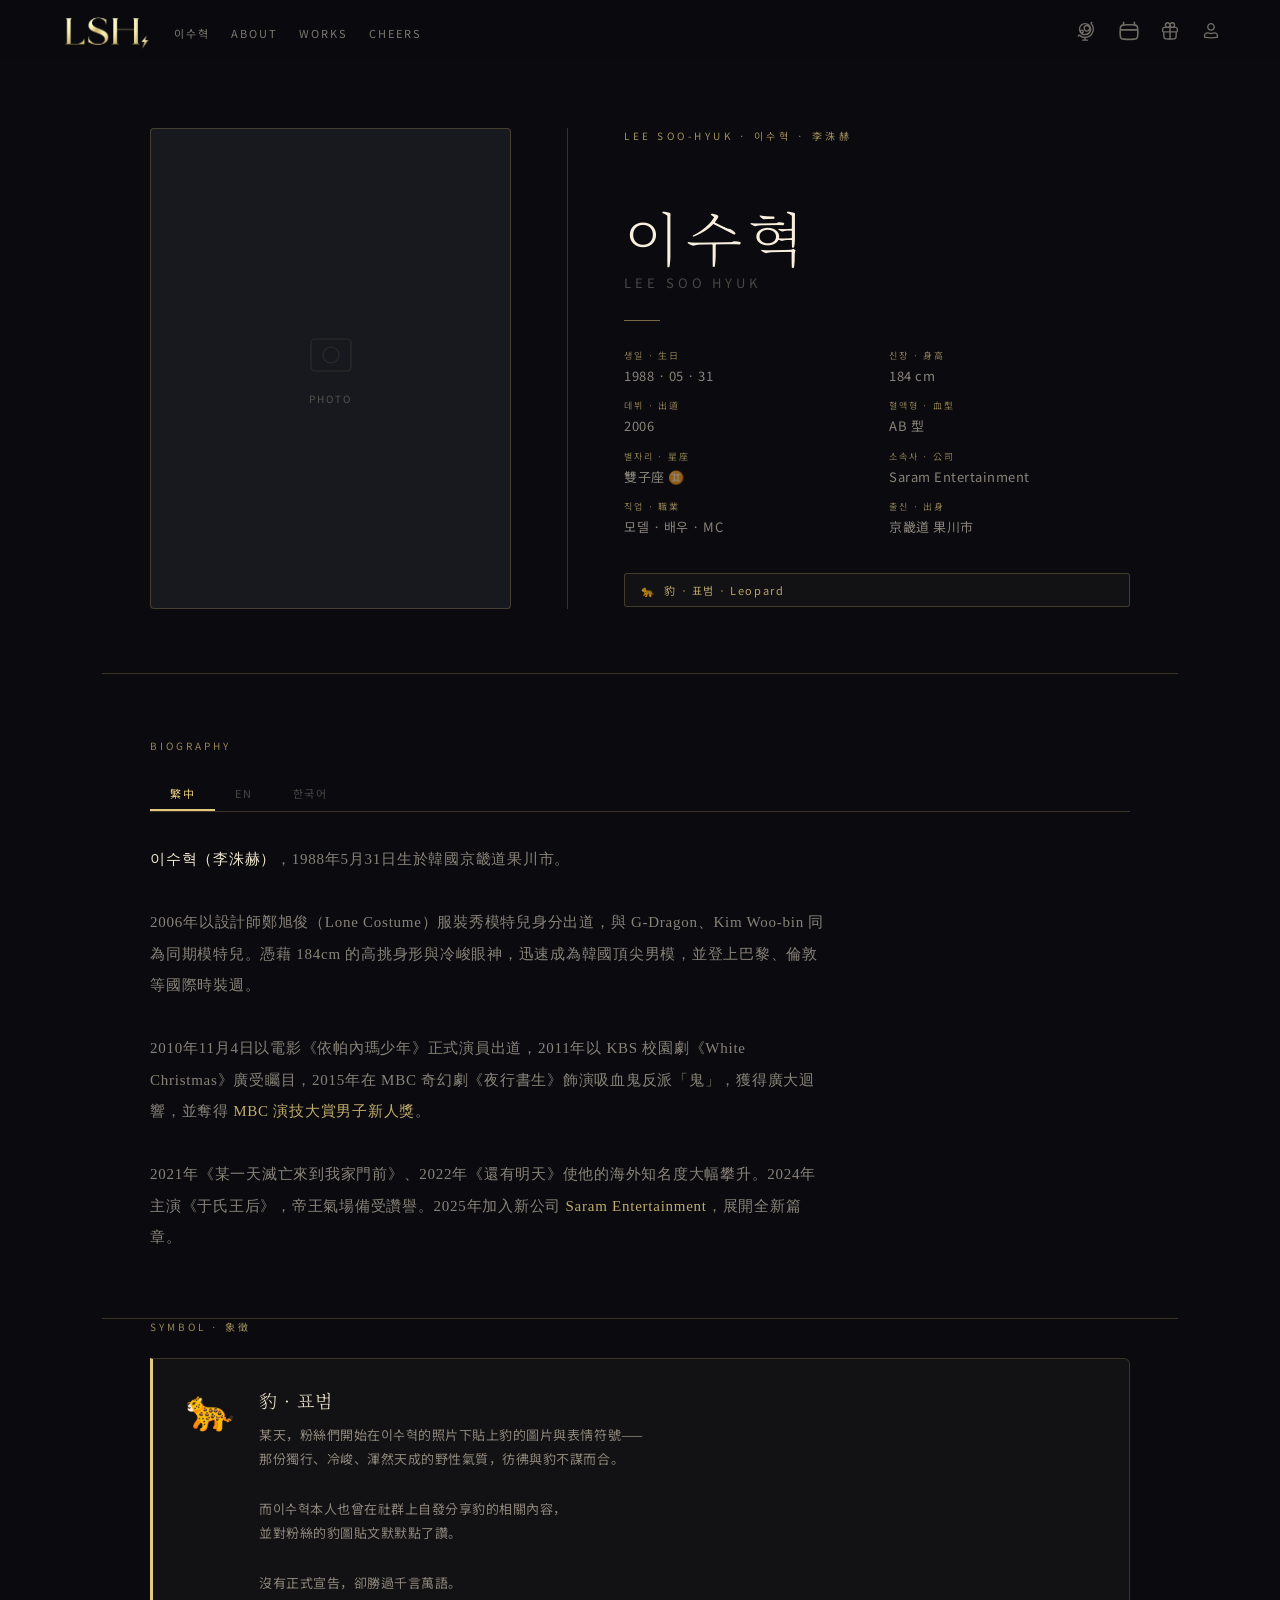
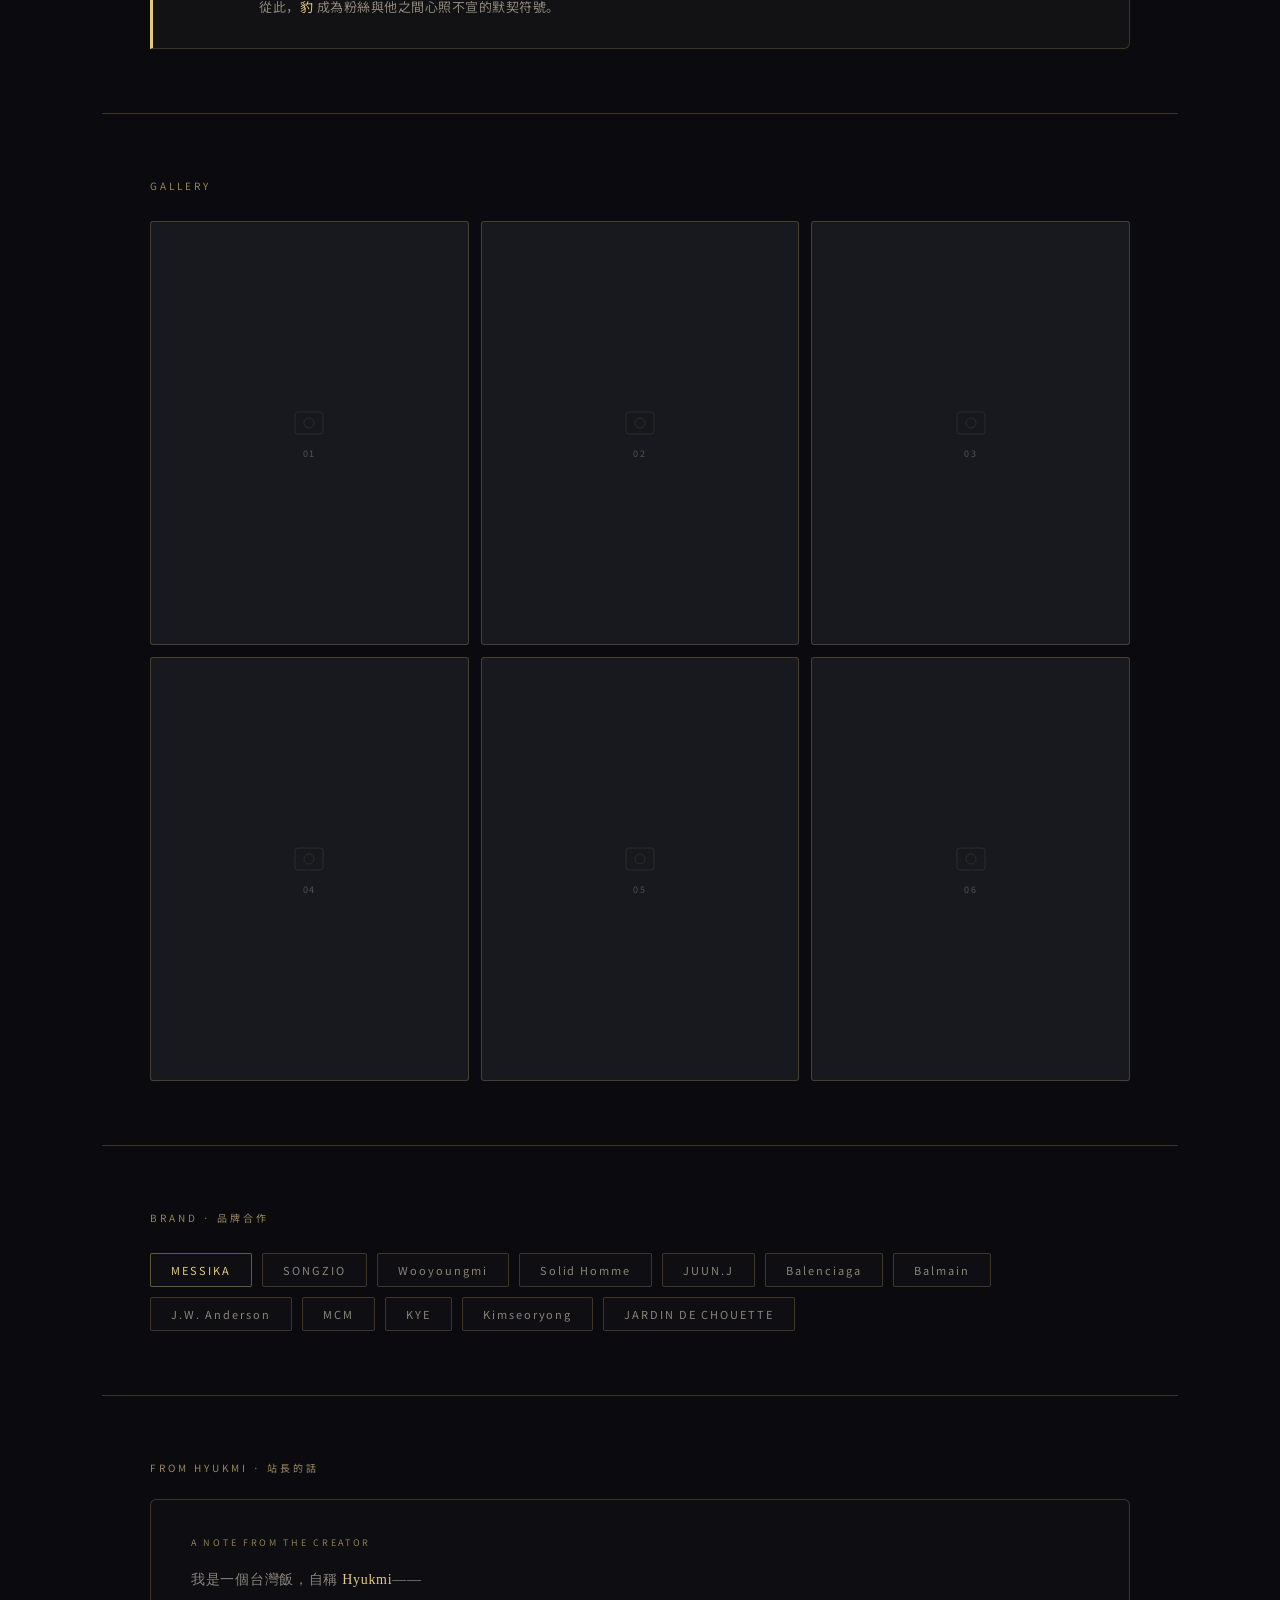
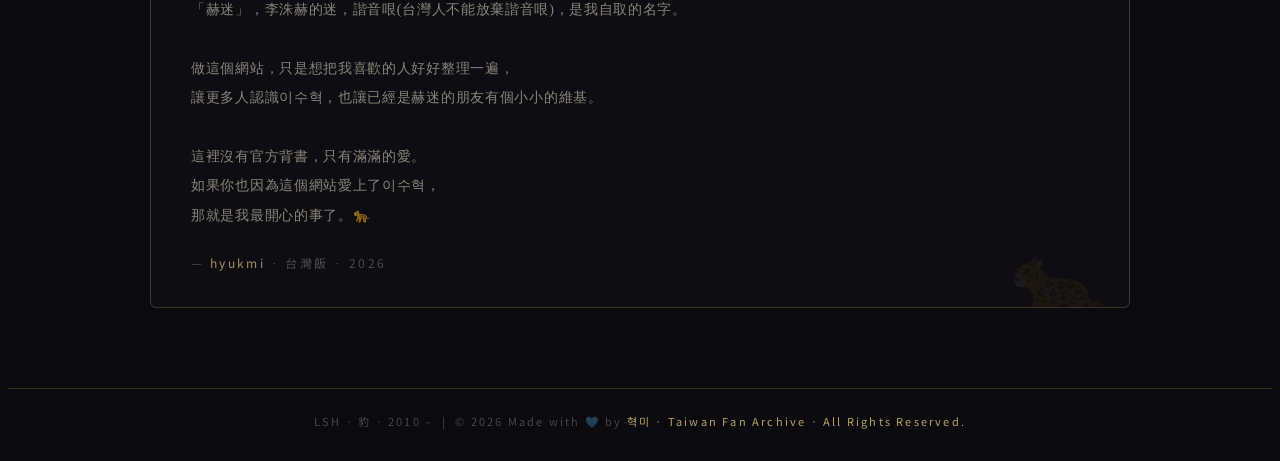
<file: about.html>
<!DOCTYPE html>
<html lang="zh-hant">

<head>
  <meta charset="UTF-8" />
  <meta name="viewport" content="width=device-width, initial-scale=1.0" />
  <title>關於 · 이수혁 Lee Soo Hyuk</title>
  <link
    href="https://fonts.googleapis.com/css2?family=Noto+Serif+KR:wght@200;300;400;600&family=Noto+Serif+TC:wght@200;300;400&family=Noto+Sans+KR:wght@300;400;500&display=swap"
    rel="stylesheet" />
  <link rel="stylesheet" href="assets/css/style.css" />
  <link rel="stylesheet" href="assets/css/about.css" />
</head>

<body>

  <!-- NAV -->
  <nav class="site-nav">
    <div class="nav-inner">
      <a class="nav-logo" href="index.html">
        <img src="assets/images/LSH_logo_g.png" alt="LSH" class="nav-logo-img">
      </a>



      <ul class="nav-links" id="navLinks">
        <li><a href="index.html">이수혁</a></li>
        <li><a href="about.html">ABOUT</a></li>
        <li><a href="works.html">WORKS</a></li>
        <li><a href="cheers.html">CHEERS</a></li>
      </ul>
      <button class="nav-hamburger" id="navHamburger" aria-label="選單">
        <span></span><span></span><span></span>
      </button>

      <div class="nav-icons">
        <div class="lang-dropdown" id="langDropdown">
          <button class="lang-globe-btn" onclick="toggleLangMenu()" aria-label="語言切換">
            <svg width="22" height="22" viewBox="0 0 24 24" fill="none" xmlns="http://www.w3.org/2000/svg">
              <path
                d="M18.955 2.04511C19.2478 2.338 19.2478 2.81288 18.955 3.10577L18.4045 3.65622C21.6935 7.4873 21.5235 13.2652 17.8943 16.8944C16.1813 18.6073 13.9897 19.5496 11.75 19.7214V21.2501H13.5C13.9142 21.2501 14.25 21.5858 14.25 22.0001C14.25 22.4143 13.9142 22.7501 13.5 22.7501H8.5C8.08579 22.7501 7.75 22.4143 7.75 22.0001C7.75 21.5858 8.08579 21.2501 8.5 21.2501H10.25V19.7213C8.24373 19.5674 6.27594 18.7952 4.65616 17.4046L4.10571 17.955C3.81282 18.2479 3.33794 18.2479 3.04505 17.955C2.75216 17.6621 2.75216 17.1872 3.04505 16.8944L3.75216 16.1872C4.24759 15.6918 5.01746 15.7171 5.49977 16.1494C7.06174 17.5492 9.02922 18.2494 10.997 18.2501L11 18.2501L11.0032 18.2501C13.1135 18.2492 15.2236 17.4437 16.8336 15.8337C19.9465 12.7208 20.0518 7.73859 17.1493 4.49983C16.7171 4.01752 16.6917 3.24765 17.1872 2.75222L17.8943 2.04511C18.1872 1.75222 18.6621 1.75222 18.955 2.04511Z"
                fill="currentColor" />
              <path fill-rule="evenodd" clip-rule="evenodd"
                d="M4.25 10.0001C4.25 6.27214 7.27208 3.25006 11 3.25006C14.7279 3.25006 17.75 6.27214 17.75 10.0001C17.75 13.728 14.7279 16.7501 11 16.7501C7.27208 16.7501 4.25 13.728 4.25 10.0001ZM11 4.75006C8.1005 4.75006 5.75 7.10057 5.75 10.0001C5.75 10.3349 5.78135 10.6624 5.84126 10.9798C6.25258 10.5313 6.84345 10.2501 7.5 10.2501C8.74264 10.2501 9.75 11.2574 9.75 12.5001C9.75 13.4224 9.19501 14.2151 8.40076 14.5625C9.16712 15 10.0544 15.2501 11 15.2501C13.5434 15.2501 15.6643 13.4415 16.147 11.0403C15.4784 12.0694 14.3187 12.7501 13 12.7501C10.9289 12.7501 9.25 11.0711 9.25 9.00006C9.25 6.92899 10.9289 5.25006 13 5.25006C13.0865 5.25006 13.1723 5.25299 13.2573 5.25875C12.5735 4.93262 11.8081 4.75006 11 4.75006ZM10.75 9.00006C10.75 7.75742 11.7574 6.75006 13 6.75006C14.2426 6.75006 15.25 7.75742 15.25 9.00006C15.25 10.2427 14.2426 11.2501 13 11.2501C11.7574 11.2501 10.75 10.2427 10.75 9.00006ZM7.5 11.7501C7.08579 11.7501 6.75 12.0858 6.75 12.5001C6.75 12.9143 7.08579 13.2501 7.5 13.2501C7.91421 13.2501 8.25 12.9143 8.25 12.5001C8.25 12.0858 7.91421 11.7501 7.5 11.7501Z"
                fill="currentColor" />
            </svg>
          </button>
          <div class="lang-menu" id="langMenu">
            <button onclick="setLang('zh'); toggleLangMenu()">繁中</button>
            <button onclick="setLang('en'); toggleLangMenu()">EN</button>
            <button onclick="setLang('ko'); toggleLangMenu()">한국어</button>
          </div>
        </div>
        <a href="archive.html" class="nav-icon-btn" aria-label="月曆存檔">
          <svg width="26" height="26" viewBox="0 0 24 24" fill="none">
            <path fill-rule="evenodd" clip-rule="evenodd"
              d="M7 3.25C7.41421 3.25 7.75 3.58579 7.75 4V5.66763C10.5777 5.4158 13.4223 5.4158 16.25 5.66763V4C16.25 3.58579 16.5858 3.25 17 3.25C17.4142 3.25 17.75 3.58579 17.75 4V5.81644C19.243 6.02754 20.4226 7.20847 20.6222 8.71484L20.7088 9.36779C21.0728 12.1141 21.0414 14.8984 20.6154 17.6359C20.4044 18.9919 19.3028 20.0335 17.937 20.1681L16.744 20.2858C13.589 20.5969 10.411 20.5969 7.25593 20.2858L6.06292 20.1681C4.69718 20.0335 3.59552 18.9919 3.38451 17.6359C2.95855 14.8984 2.92711 12.1141 3.29115 9.36779L3.3777 8.71484C3.57738 7.20845 4.75693 6.02751 6.25 5.81643V4C6.25 3.58579 6.58579 3.25 7 3.25ZM7.44516 7.2028C10.4744 6.90408 13.5256 6.90408 16.5548 7.2028L17.4602 7.2921C18.327 7.37757 19.0208 8.04854 19.1352 8.91194L19.2218 9.56489C19.252 9.793 19.2794 10.0214 19.3039 10.25H4.69606C4.72055 10.0214 4.7479 9.79301 4.77814 9.5649L4.86469 8.91194C4.97914 8.04854 5.67296 7.37757 6.53971 7.2921L7.44516 7.2028ZM4.57683 11.75C4.47865 13.6381 4.57538 15.5332 4.86667 17.4052C4.97251 18.0854 5.52509 18.6078 6.21013 18.6754L7.40314 18.793C10.4603 19.0945 13.5397 19.0945 16.5968 18.793L17.7898 18.6754C18.4748 18.6078 19.0274 18.0854 19.1333 17.4052C19.4246 15.5332 19.5213 13.6381 19.4231 11.75H4.57683Z"
              fill="currentColor" />
          </svg>
        </a>
        <a href="gifts.html" class="nav-icon-btn" aria-label="粉絲禮物">
          <svg width="22" height="22" viewBox="0 0 24 24" fill="none" xmlns="http://www.w3.org/2000/svg">
            <path fill-rule="evenodd" clip-rule="evenodd"
              d="M6.25 5.5C6.25 3.70507 7.70507 2.25 9.5 2.25C10.5052 2.25 11.4038 2.70637 12 3.42322C12.5962 2.70637 13.4948 2.25 14.5 2.25C16.2949 2.25 17.75 3.70507 17.75 5.5C17.75 6.14432 17.5625 6.74485 17.2391 7.25H18C19.5188 7.25 20.75 8.48122 20.75 10V12C20.75 12.8042 20.2076 13.4816 19.4687 13.6865C19.6128 15.5131 19.5293 17.3517 19.2195 19.1597C19.0345 20.2394 18.1576 21.0665 17.069 21.1881L16.1545 21.2903C13.3934 21.5989 10.6066 21.5989 7.84548 21.2903L6.93101 21.1881C5.84239 21.0665 4.96552 20.2394 4.78052 19.1597C4.47069 17.3517 4.38724 15.5131 4.53131 13.6865C3.7924 13.4816 3.25 12.8042 3.25 12V10C3.25 8.48122 4.48122 7.25 6 7.25H6.76091C6.4375 6.74485 6.25 6.14432 6.25 5.5ZM11.25 5.5C11.25 4.5335 10.4665 3.75 9.5 3.75C8.5335 3.75 7.75 4.5335 7.75 5.5C7.75 6.4665 8.5335 7.25 9.5 7.25C10.4665 7.25 11.25 6.4665 11.25 5.5ZM14.5 7.25C15.4665 7.25 16.25 6.4665 16.25 5.5C16.25 4.5335 15.4665 3.75 14.5 3.75C13.5335 3.75 12.75 4.5335 12.75 5.5C12.75 6.4665 13.5335 7.25 14.5 7.25ZM4.75 10C4.75 9.30964 5.30964 8.75 6 8.75H11.25V12.25H5C4.86193 12.25 4.75 12.1381 4.75 12V10ZM12.75 13.75H17.969C18.1093 15.4706 18.0329 17.203 17.741 18.9064C17.6689 19.3274 17.3269 19.65 16.9024 19.6974L15.9879 19.7996C14.9116 19.9199 13.8312 19.9914 12.75 20.014V13.75ZM12.75 12.25H19C19.1381 12.25 19.25 12.1381 19.25 12V10C19.25 9.30964 18.6904 8.75 18 8.75H12.75V12.25ZM11.25 13.75V20.014C10.1688 19.9914 9.08842 19.9199 8.01209 19.7996L7.09762 19.6974C6.67308 19.65 6.33112 19.3274 6.25897 18.9064C5.96708 17.203 5.89074 15.4706 6.03103 13.75H11.25Z"
              fill="currentColor" />
          </svg>
        </a>
        <a href="login.html" class="nav-icon-btn" aria-label="登入">
          <svg width="22" height="22" viewBox="0 0 24 24" fill="none" xmlns="http://www.w3.org/2000/svg">
            <path fill-rule="evenodd" clip-rule="evenodd"
              d="M7.75 7.5C7.75 5.15279 9.65279 3.25 12 3.25C14.3472 3.25 16.25 5.15279 16.25 7.5C16.25 9.84721 14.3472 11.75 12 11.75C9.65279 11.75 7.75 9.84721 7.75 7.5ZM12 4.75C10.4812 4.75 9.25 5.98122 9.25 7.5C9.25 9.01878 10.4812 10.25 12 10.25C13.5188 10.25 14.75 9.01878 14.75 7.5C14.75 5.98122 13.5188 4.75 12 4.75Z"
              fill="currentColor" />
            <path fill-rule="evenodd" clip-rule="evenodd"
              d="M8 14.75C6.75736 14.75 5.75 15.7574 5.75 17V18.1883C5.75 18.2064 5.76311 18.2218 5.78097 18.2247C9.89972 18.8972 14.1003 18.8972 18.219 18.2247C18.2369 18.2218 18.25 18.2064 18.25 18.1883V17C18.25 15.7574 17.2426 14.75 16 14.75H15.6591C15.6328 14.75 15.6066 14.7542 15.5815 14.7623L14.716 15.045C12.9512 15.6212 11.0488 15.6212 9.28398 15.045L8.41847 14.7623C8.39342 14.7542 8.36722 14.75 8.34087 14.75H8ZM4.25 17C4.25 14.9289 5.92893 13.25 8 13.25H8.34087C8.52536 13.25 8.70869 13.2792 8.88407 13.3364L9.74959 13.6191C11.2119 14.0965 12.7881 14.0965 14.2504 13.6191L15.1159 13.3364C15.2913 13.2792 15.4746 13.25 15.6591 13.25H16C18.0711 13.25 19.75 14.9289 19.75 17V18.1883C19.75 18.9415 19.2041 19.5837 18.4607 19.7051C14.1819 20.4037 9.8181 20.4037 5.53927 19.7051C4.79588 19.5837 4.25 18.9415 4.25 18.1883V17Z"
              fill="currentColor" />
          </svg>
        </a>
      </div>
    </div>
  </nav>

  <!-- ABOUT HERO -->
  <section class="about-hero">
    <!-- 左：照片 -->
    <div>
      <div class="profile-photo">
        <!-- 有照片時換成 <img src="assets/images/about-main.jpg" alt="이수혁"> -->
        <div class="profile-photo-placeholder">
          <svg width="48" height="48" viewBox="0 0 48 48" fill="none">
            <rect x="4" y="8" width="40" height="32" rx="4" stroke="#e2c97e" stroke-width="1.2" />
            <circle cx="24" cy="24" r="8" stroke="#e2c97e" stroke-width="1.2" />
          </svg>
          <span>PHOTO</span>
        </div>
      </div>
    </div>

    <div class="about-divider"></div>

    <!-- 右：資料 -->
    <div class="about-right">
      <div class="about-eyebrow">LEE SOO-HYUK · 이수혁 · 李洙赫</div>
      <h1 class="about-name-kr">이수혁</h1>
      <div class="about-name-en">LEE SOO HYUK</div>
      <div class="about-rule"></div>

      <div class="profile-grid">
        <div class="profile-item">
          <div class="profile-key">생일 · 生日</div>
          <div class="profile-val">1988 · 05 · 31</div>
        </div>
        <div class="profile-item">
          <div class="profile-key">신장 · 身高</div>
          <div class="profile-val">184 cm</div>
        </div>
        <div class="profile-item">
          <div class="profile-key">데뷔 · 出道</div>
          <div class="profile-val">2006</div>
        </div>
        <div class="profile-item">
          <div class="profile-key">혈액형 · 血型</div>
          <div class="profile-val">AB 型</div>
        </div>
        <div class="profile-item">
          <div class="profile-key">별자리 · 星座</div>
          <div class="profile-val">雙子座 ♊</div>
        </div>
        <div class="profile-item">
          <div class="profile-key">소속사 · 公司</div>
          <div class="profile-val">Saram Entertainment</div>
        </div>
        <div class="profile-item">
          <div class="profile-key">직업 · 職業</div>
          <div class="profile-val">모델 · 배우 · MC</div>
        </div>
        <div class="profile-item">
          <div class="profile-key">출신 · 出身</div>
          <div class="profile-val">京畿道 果川市</div>
        </div>
      </div>

      <div class="leopard-badge">🐆 &nbsp;豹 · 표범 · Leopard</div>
    </div>
  </section>

  <!-- BIO -->
  <section class="bio-section">
    <div class="section-label">BIOGRAPHY</div>
    <div class="bio-tabs">
      <button class="bio-tab active" onclick="setBioLang('zh', this)">繁中</button>
      <button class="bio-tab" onclick="setBioLang('en', this)">EN</button>
      <button class="bio-tab" onclick="setBioLang('ko', this)">한국어</button>
    </div>

    <div class="bio-text active" id="bio-zh">
      <strong>이수혁（李洙赫）</strong>，1988年5月31日生於韓國京畿道果川市。<br><br>
      2006年以設計師鄭旭俊（Lone Costume）服裝秀模特兒身分出道，與 G-Dragon、Kim Woo-bin 同為同期模特兒。憑藉 184cm
      的高挑身形與冷峻眼神，迅速成為韓國頂尖男模，並登上巴黎、倫敦等國際時裝週。<br><br>
      2010年11月4日以電影《依帕內瑪少年》正式演員出道，2011年以 KBS 校園劇《White Christmas》廣受矚目，2015年在 MBC 奇幻劇《夜行書生》飾演吸血鬼反派「鬼」，獲得廣大迴響，並奪得 <em>MBC
        演技大賞男子新人獎</em>。<br><br>
      2021年《某一天滅亡來到我家門前》、2022年《還有明天》使他的海外知名度大幅攀升。2024年主演《于氏王后》，帝王氣場備受讚譽。2025年加入新公司 <em>Saram Entertainment</em>，展開全新篇章。
    </div>

    <div class="bio-text" id="bio-en">
      <strong>Lee Soo-hyuk</strong> was born on May 31, 1988, in Gwacheon, Gyeonggi-do, South Korea.<br><br>
      He debuted as a model in 2006 at designer Jung Wook-jun's runway show, alongside G-Dragon and Kim Woo-bin. His
      184cm frame and striking features quickly established him as one of Korea's top male models, taking him to
      international runways in Paris and London.<br><br>
      He made his official acting debut on November 4, 2010, with the film <em>Boy from Ipanema</em>. In 2011, KBS drama
      <em>White Christmas</em> brought him wider recognition. His breakthrough came in 2015 with
      MBC's <em>Scholar Who Walks the Night</em>, where his portrayal of the vampire antagonist "Gwi" earned him a
      <em>Best New Actor award</em>.<br><br>
      International recognition followed with <em>Doom at Your Service</em> (2021) and <em>Tomorrow</em> (2022). After
      signing with <em>Saram Entertainment</em> in 2025, he continues to expand his artistic range.
    </div>

    <div class="bio-text" id="bio-ko">
      <strong>이수혁</strong>은 1988년 5월 31일 경기도 과천시에서 태어났습니다.<br><br>
      2006년 정욱준 패션쇼 런웨이 모델로 데뷔하여 G-Dragon, 김우빈과 동기로 활동했습니다. 184cm의 훤칠한 키와 날카로운 눈빛으로 주목받으며 파리·런던 등 해외 컬렉션에도 참가한 한국 톱 남성
      모델로 자리매김했습니다.<br><br>
      2010년 11월 4일 영화 《이파네마 소년》으로 공식 배우 데뷔를 했으며, 2011년 KBS 드라마 《화이트 크리스마스》로 주목받았고, 2015년 MBC 《야경꾼 일지》에서 뱀파이어 악당 '귀' 역을
      맡아 <em>MBC 연기대상 남자 신인상</em>을 수상하며
      주목받았습니다.<br><br>
      《어느 날 우리 집 현관으로 멸망이 들어왔다》(2021), 《내일》(2022)로 해외 팬덤을 크게 넓혔으며, 2025년 <em>사람엔터테인먼트</em>와 계약하며 새로운 출발을 알렸습니다.
    </div>
  </section>

  <!-- 豹的故事 -->
  <section class="leopard-section">
    <div class="section-label">SYMBOL · 象徵</div>
    <div class="leopard-card">
      <div class="leopard-icon">🐆</div>
      <div>
        <div class="leopard-title">豹 · 표범</div>
        <div class="leopard-body">
          某天，粉絲們開始在이수혁的照片下貼上豹的圖片與表情符號——<br>
          那份獨行、冷峻、渾然天成的野性氣質，彷彿與豹不謀而合。<br><br>
          而이수혁本人也曾在社群上自發分享豹的相關內容，<br>
          並對粉絲的豹圖貼文默默點了讚。<br><br>
          沒有正式宣告，卻勝過千言萬語。<br>
          從此，<em>豹</em> 成為粉絲與他之間心照不宣的默契符號。
        </div>
      </div>
    </div>
  </section>

  <!-- 照片牆 -->
  <section class="gallery-section">
    <div class="section-label">GALLERY</div>
    <div class="photo-grid" id="photoGrid">
      <!-- 有照片時換成 <img src="..." alt="이수혁"> -->
      <div class="photo-cell">
        <div class="photo-cell-ph"><svg width="32" height="32" viewBox="0 0 32 32" fill="none">
            <rect x="2" y="5" width="28" height="22" rx="3" stroke="#e2c97e" stroke-width="1" />
            <circle cx="16" cy="16" r="5" stroke="#e2c97e" stroke-width="1" />
          </svg><span>01</span></div>
      </div>
      <div class="photo-cell">
        <div class="photo-cell-ph"><svg width="32" height="32" viewBox="0 0 32 32" fill="none">
            <rect x="2" y="5" width="28" height="22" rx="3" stroke="#e2c97e" stroke-width="1" />
            <circle cx="16" cy="16" r="5" stroke="#e2c97e" stroke-width="1" />
          </svg><span>02</span></div>
      </div>
      <div class="photo-cell">
        <div class="photo-cell-ph"><svg width="32" height="32" viewBox="0 0 32 32" fill="none">
            <rect x="2" y="5" width="28" height="22" rx="3" stroke="#e2c97e" stroke-width="1" />
            <circle cx="16" cy="16" r="5" stroke="#e2c97e" stroke-width="1" />
          </svg><span>03</span></div>
      </div>
      <div class="photo-cell">
        <div class="photo-cell-ph"><svg width="32" height="32" viewBox="0 0 32 32" fill="none">
            <rect x="2" y="5" width="28" height="22" rx="3" stroke="#e2c97e" stroke-width="1" />
            <circle cx="16" cy="16" r="5" stroke="#e2c97e" stroke-width="1" />
          </svg><span>04</span></div>
      </div>
      <div class="photo-cell">
        <div class="photo-cell-ph"><svg width="32" height="32" viewBox="0 0 32 32" fill="none">
            <rect x="2" y="5" width="28" height="22" rx="3" stroke="#e2c97e" stroke-width="1" />
            <circle cx="16" cy="16" r="5" stroke="#e2c97e" stroke-width="1" />
          </svg><span>05</span></div>
      </div>
      <div class="photo-cell">
        <div class="photo-cell-ph"><svg width="32" height="32" viewBox="0 0 32 32" fill="none">
            <rect x="2" y="5" width="28" height="22" rx="3" stroke="#e2c97e" stroke-width="1" />
            <circle cx="16" cy="16" r="5" stroke="#e2c97e" stroke-width="1" />
          </svg><span>06</span></div>
      </div>
    </div>
  </section>

  <!-- 品牌代言 -->
  <section class="brands-section">
    <div class="section-label">BRAND · 品牌合作</div>
    <div class="brands-grid">
      <div class="brand-tag highlight">MESSIKA</div>
      <div class="brand-tag">SONGZIO</div>
      <div class="brand-tag">Wooyoungmi</div>
      <div class="brand-tag">Solid Homme</div>
      <div class="brand-tag">JUUN.J</div>
      <div class="brand-tag">Balenciaga</div>
      <div class="brand-tag">Balmain</div>
      <div class="brand-tag">J.W. Anderson</div>
      <div class="brand-tag">MCM</div>
      <div class="brand-tag">KYE</div>
      <div class="brand-tag">Kimseoryong</div>
      <div class="brand-tag">JARDIN DE CHOUETTE</div>
    </div>
  </section>

  <!-- hyukmi 的話 -->
  <section class="hyukmi-section">
    <div class="section-label">FROM HYUKMI · 站長的話</div>
    <div class="hyukmi-card">
      <div class="hyukmi-label">A NOTE FROM THE CREATOR</div>
      <div class="hyukmi-text">
        我是一個台灣飯，自稱 <em>Hyukmi</em>——<br>
        「赫迷」，李洙赫的迷，諧音哏(台灣人不能放棄諧音哏)，是我自取的名字。<br><br>
        做這個網站，只是想把我喜歡的人好好整理一遍，<br>
        讓更多人認識이수혁，也讓已經是赫迷的朋友有個小小的維基。<br><br>
        這裡沒有官方背書，只有滿滿的愛。<br>
        如果你也因為這個網站愛上了이수혁，<br>
        那就是我最開心的事了。🐆
      </div>
      <div class="hyukmi-sig">— <span>hyukmi</span> · 台灣飯 · 2026</div>
    </div>
  </section>

  <footer>LSH · 豹 · 2010 – &nbsp;|&nbsp; © 2026 Made with 🩵 by <a href="about.html"
      style="color:var(--gold);text-decoration:none;opacity:0.8;">혁미 ·
      Taiwan Fan Archive · All Rights Reserved.</footer>
  <button class="back-to-top" id="backToTop" onclick="window.scrollTo({top:0,behavior:'smooth'})" aria-label="回到頂部">
    <svg width="20" height="20" viewBox="0 0 24 24" fill="none">
      <path
        d="M8.53033 10.5303C8.23744 10.8232 7.76256 10.8232 7.46967 10.5303C7.17678 10.2374 7.17678 9.76256 7.46967 9.46967L11.4697 5.46967C11.7626 5.17678 12.2374 5.17678 12.5303 5.46967L16.5303 9.46967C16.8232 9.76256 16.8232 10.2374 16.5303 10.5303C16.2374 10.8232 15.7626 10.8232 15.4697 10.5303L12.75 7.81066L12.75 17.5C12.75 17.9142 12.4142 18.25 12 18.25C11.5858 18.25 11.25 17.9142 11.25 17.5L11.25 7.81066L8.53033 10.5303Z"
        fill="currentColor" />
    </svg>
  </button>

  <script>

    /* 漢堡選單 */
    const hamburger = document.getElementById('navHamburger');
    const navLinks = document.getElementById('navLinks');
    if (hamburger) {
      hamburger.addEventListener('click', () => {
        navLinks.classList.toggle('open');
        hamburger.classList.toggle('open');
      });
    }

    function setBioLang(lang, el) {
      document.querySelectorAll('.bio-tab').forEach(t => t.classList.remove('active'));
      document.querySelectorAll('.bio-text').forEach(t => t.classList.remove('active'));
      el.classList.add('active');
      document.getElementById('bio-' + lang).classList.add('active');
    }

    const i18n = {
      zh: {
        'page-tag': 'LEE SOO-HYUK · 이수혁 · 李洙赫',
        'about-intro-title': 'INTRODUCTION',
        'about-profile-title': 'PROFILE',
      },
      en: {
        'page-tag': 'LEE SOO-HYUK · 이수혁 · Lee Soo Hyuk',
        'about-intro-title': 'INTRODUCTION',
        'about-profile-title': 'PROFILE',
      },
      ko: {
        'page-tag': 'LEE SOO-HYUK · 이수혁 · 李洙赫',
        'about-intro-title': '소개',
        'about-profile-title': '프로필',
      },
    };

    function setLang(lang) {
      const labels = { zh: '繁中', en: 'EN', ko: '한국어' };
      document.getElementById('langLabel').textContent = labels[lang] || lang;
      const dict = Object.assign({}, i18n.zh, i18n[lang] || {});
      document.querySelectorAll('[data-i18n]').forEach(function (el) {
        const key = el.dataset.i18n;
        if (dict[key] !== undefined) el.innerHTML = dict[key];
      });
    }
    function toggleLangMenu() {
      document.getElementById('langMenu').classList.toggle('open');
    }
    document.addEventListener('click', function (e) {
      const dd = document.getElementById('langDropdown');
      if (dd && !dd.contains(e.target)) {
        document.getElementById('langMenu').classList.remove('open');
      }
    });


    /* ── 回到頂部 ── */
    window.addEventListener('scroll', function () {
      var btn = document.getElementById('backToTop');
      if (btn) btn.classList.toggle('visible', window.scrollY > 300);
    });
  </script>
</body>

</html>
</file>
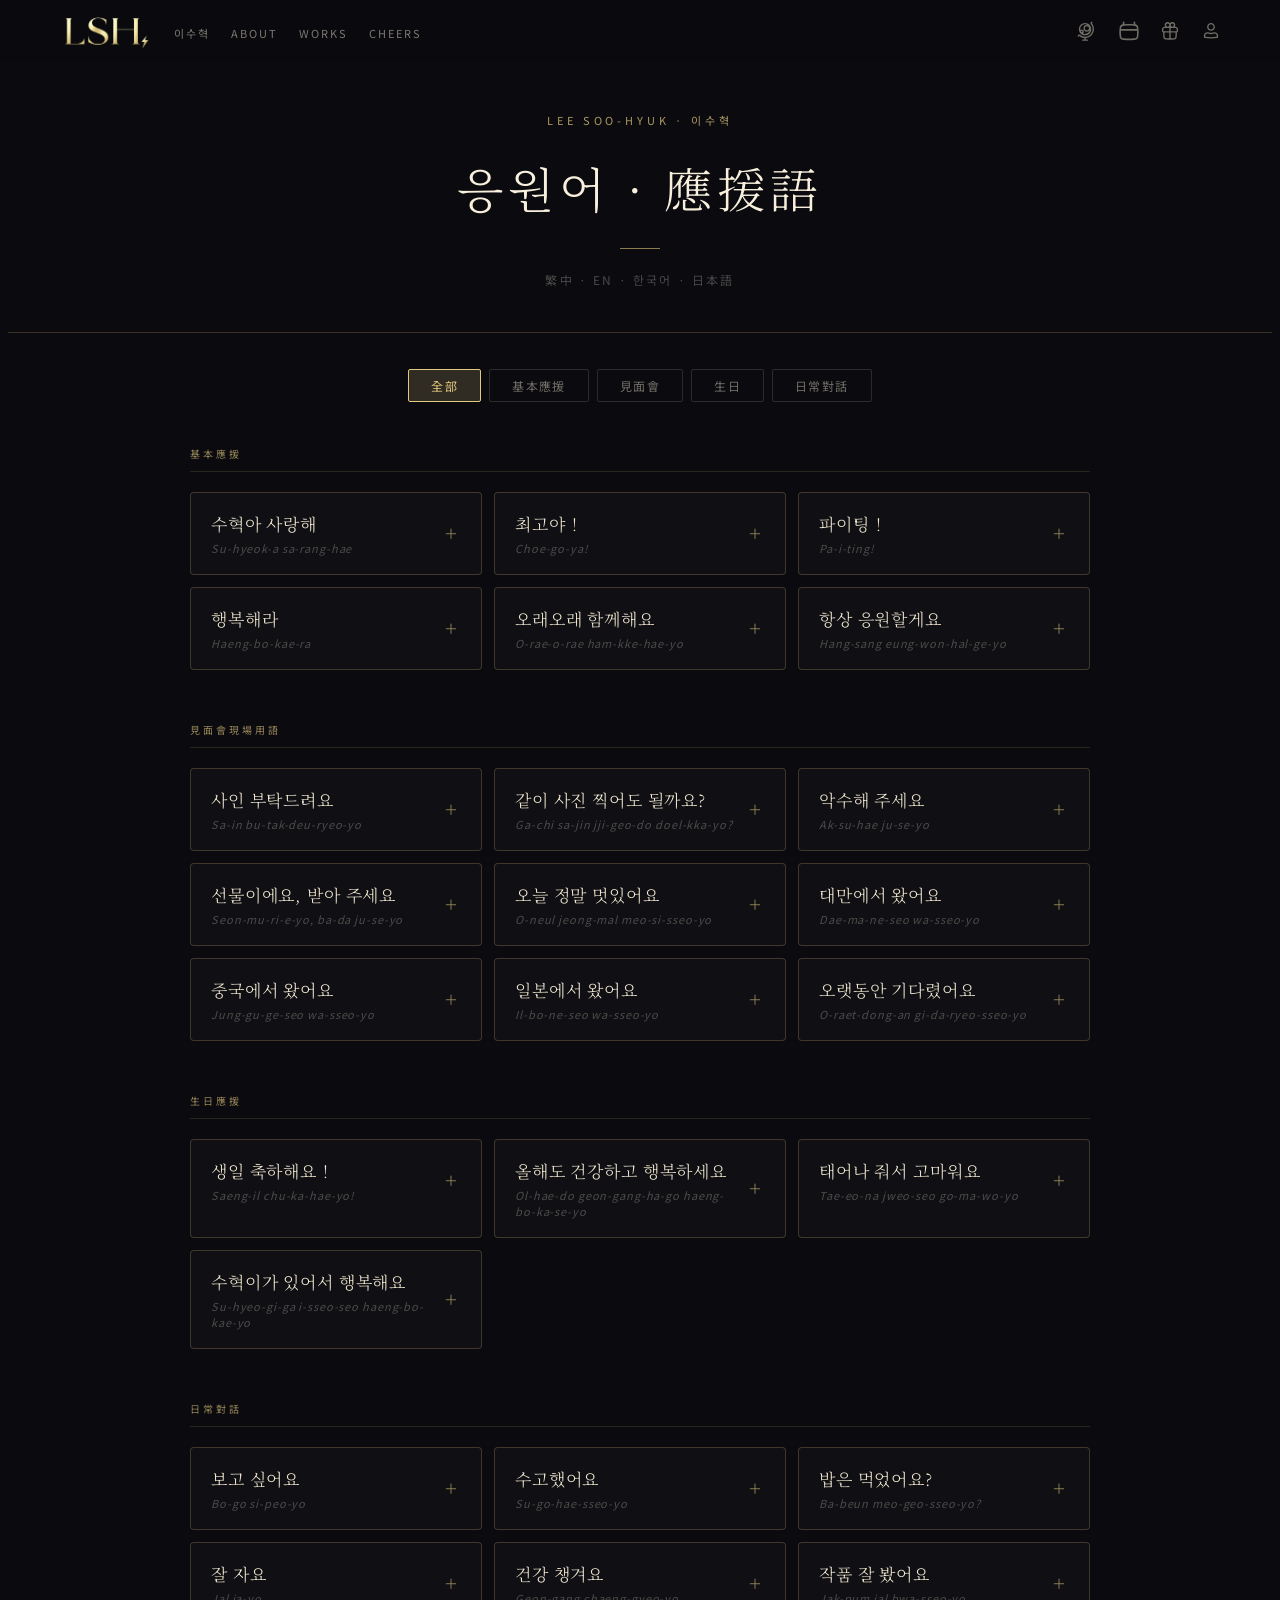
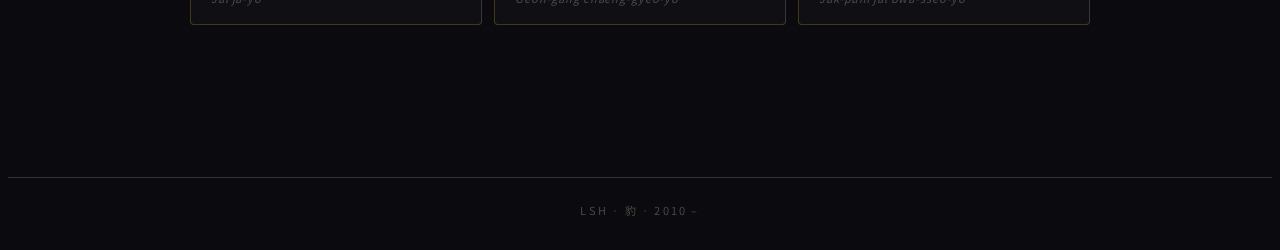
<file: cheers.html>
<!DOCTYPE html>
<html lang="zh-hant">

<head>
  <meta charset="UTF-8" />
  <meta name="viewport" content="width=device-width, initial-scale=1.0" />
  <title>應援語 · 이수혁 Lee Soo Hyuk</title>
  <link
    href="https://fonts.googleapis.com/css2?family=Noto+Serif+KR:wght@200;300;400&family=Noto+Serif+TC:wght@300;400&family=Noto+Sans+KR:wght@300;400;500&display=swap"
    rel="stylesheet" />
  <link
    href="https://fonts.googleapis.com/css2?family=Noto+Serif+KR:wght@200;300;400;600&family=Noto+Serif+TC:wght@200;300;400&family=Noto+Sans+KR:wght@300;400;500&display=swap"
    rel="stylesheet" />
  <link rel="stylesheet" href="assets/css/style.css" />
  <link rel="stylesheet" href="assets/css/cheers.css" />
</head>

<body>

  <!-- NAV -->
  <nav class="site-nav">
    <div class="nav-inner">
      <a class="nav-logo" href="index.html">
        <img src="assets/images/LSH_logo_g.png" alt="LSH" class="nav-logo-img">
      </a>
      <ul class="nav-links" id="navLinks">
        <li><a href="index.html">이수혁</a></li>
        <li><a href="about.html">ABOUT</a></li>
        <li><a href="works.html">WORKS</a></li>
        <li><a href="cheers.html">CHEERS</a></li>
      </ul>
      <button class="nav-hamburger" id="navHamburger" aria-label="選單">
        <span></span><span></span><span></span>
      </button>
      <div class="nav-icons">
        <div class="lang-dropdown" id="langDropdown">
          <button class="lang-globe-btn" onclick="toggleLangMenu()" aria-label="語言切換">
            <svg width="22" height="22" viewBox="0 0 24 24" fill="none" xmlns="http://www.w3.org/2000/svg">
              <path
                d="M18.955 2.04511C19.2478 2.338 19.2478 2.81288 18.955 3.10577L18.4045 3.65622C21.6935 7.4873 21.5235 13.2652 17.8943 16.8944C16.1813 18.6073 13.9897 19.5496 11.75 19.7214V21.2501H13.5C13.9142 21.2501 14.25 21.5858 14.25 22.0001C14.25 22.4143 13.9142 22.7501 13.5 22.7501H8.5C8.08579 22.7501 7.75 22.4143 7.75 22.0001C7.75 21.5858 8.08579 21.2501 8.5 21.2501H10.25V19.7213C8.24373 19.5674 6.27594 18.7952 4.65616 17.4046L4.10571 17.955C3.81282 18.2479 3.33794 18.2479 3.04505 17.955C2.75216 17.6621 2.75216 17.1872 3.04505 16.8944L3.75216 16.1872C4.24759 15.6918 5.01746 15.7171 5.49977 16.1494C7.06174 17.5492 9.02922 18.2494 10.997 18.2501L11 18.2501L11.0032 18.2501C13.1135 18.2492 15.2236 17.4437 16.8336 15.8337C19.9465 12.7208 20.0518 7.73859 17.1493 4.49983C16.7171 4.01752 16.6917 3.24765 17.1872 2.75222L17.8943 2.04511C18.1872 1.75222 18.6621 1.75222 18.955 2.04511Z"
                fill="currentColor" />
              <path fill-rule="evenodd" clip-rule="evenodd"
                d="M4.25 10.0001C4.25 6.27214 7.27208 3.25006 11 3.25006C14.7279 3.25006 17.75 6.27214 17.75 10.0001C17.75 13.728 14.7279 16.7501 11 16.7501C7.27208 16.7501 4.25 13.728 4.25 10.0001ZM11 4.75006C8.1005 4.75006 5.75 7.10057 5.75 10.0001C5.75 10.3349 5.78135 10.6624 5.84126 10.9798C6.25258 10.5313 6.84345 10.2501 7.5 10.2501C8.74264 10.2501 9.75 11.2574 9.75 12.5001C9.75 13.4224 9.19501 14.2151 8.40076 14.5625C9.16712 15 10.0544 15.2501 11 15.2501C13.5434 15.2501 15.6643 13.4415 16.147 11.0403C15.4784 12.0694 14.3187 12.7501 13 12.7501C10.9289 12.7501 9.25 11.0711 9.25 9.00006C9.25 6.92899 10.9289 5.25006 13 5.25006C13.0865 5.25006 13.1723 5.25299 13.2573 5.25875C12.5735 4.93262 11.8081 4.75006 11 4.75006ZM10.75 9.00006C10.75 7.75742 11.7574 6.75006 13 6.75006C14.2426 6.75006 15.25 7.75742 15.25 9.00006C15.25 10.2427 14.2426 11.2501 13 11.2501C11.7574 11.2501 10.75 10.2427 10.75 9.00006ZM7.5 11.7501C7.08579 11.7501 6.75 12.0858 6.75 12.5001C6.75 12.9143 7.08579 13.2501 7.5 13.2501C7.91421 13.2501 8.25 12.9143 8.25 12.5001C8.25 12.0858 7.91421 11.7501 7.5 11.7501Z"
                fill="currentColor" />
            </svg>
          </button>
          <div class="lang-menu" id="langMenu">
            <button onclick="setLang('zh'); toggleLangMenu()">繁中</button>
            <button onclick="setLang('en'); toggleLangMenu()">EN</button>
            <button onclick="setLang('ko'); toggleLangMenu()">한국어</button>
          </div>
        </div>
        <a href="archive.html" class="nav-icon-btn" aria-label="月曆存檔">
          <svg width="26" height="26" viewBox="0 0 24 24" fill="none">
            <path fill-rule="evenodd" clip-rule="evenodd"
              d="M7 3.25C7.41421 3.25 7.75 3.58579 7.75 4V5.66763C10.5777 5.4158 13.4223 5.4158 16.25 5.66763V4C16.25 3.58579 16.5858 3.25 17 3.25C17.4142 3.25 17.75 3.58579 17.75 4V5.81644C19.243 6.02754 20.4226 7.20847 20.6222 8.71484L20.7088 9.36779C21.0728 12.1141 21.0414 14.8984 20.6154 17.6359C20.4044 18.9919 19.3028 20.0335 17.937 20.1681L16.744 20.2858C13.589 20.5969 10.411 20.5969 7.25593 20.2858L6.06292 20.1681C4.69718 20.0335 3.59552 18.9919 3.38451 17.6359C2.95855 14.8984 2.92711 12.1141 3.29115 9.36779L3.3777 8.71484C3.57738 7.20845 4.75693 6.02751 6.25 5.81643V4C6.25 3.58579 6.58579 3.25 7 3.25ZM7.44516 7.2028C10.4744 6.90408 13.5256 6.90408 16.5548 7.2028L17.4602 7.2921C18.327 7.37757 19.0208 8.04854 19.1352 8.91194L19.2218 9.56489C19.252 9.793 19.2794 10.0214 19.3039 10.25H4.69606C4.72055 10.0214 4.7479 9.79301 4.77814 9.5649L4.86469 8.91194C4.97914 8.04854 5.67296 7.37757 6.53971 7.2921L7.44516 7.2028ZM4.57683 11.75C4.47865 13.6381 4.57538 15.5332 4.86667 17.4052C4.97251 18.0854 5.52509 18.6078 6.21013 18.6754L7.40314 18.793C10.4603 19.0945 13.5397 19.0945 16.5968 18.793L17.7898 18.6754C18.4748 18.6078 19.0274 18.0854 19.1333 17.4052C19.4246 15.5332 19.5213 13.6381 19.4231 11.75H4.57683Z"
              fill="currentColor" />
          </svg>
        </a>
        <a href="gifts.html" class="nav-icon-btn" aria-label="粉絲禮物">
          <svg width="22" height="22" viewBox="0 0 24 24" fill="none" xmlns="http://www.w3.org/2000/svg">
            <path fill-rule="evenodd" clip-rule="evenodd"
              d="M6.25 5.5C6.25 3.70507 7.70507 2.25 9.5 2.25C10.5052 2.25 11.4038 2.70637 12 3.42322C12.5962 2.70637 13.4948 2.25 14.5 2.25C16.2949 2.25 17.75 3.70507 17.75 5.5C17.75 6.14432 17.5625 6.74485 17.2391 7.25H18C19.5188 7.25 20.75 8.48122 20.75 10V12C20.75 12.8042 20.2076 13.4816 19.4687 13.6865C19.6128 15.5131 19.5293 17.3517 19.2195 19.1597C19.0345 20.2394 18.1576 21.0665 17.069 21.1881L16.1545 21.2903C13.3934 21.5989 10.6066 21.5989 7.84548 21.2903L6.93101 21.1881C5.84239 21.0665 4.96552 20.2394 4.78052 19.1597C4.47069 17.3517 4.38724 15.5131 4.53131 13.6865C3.7924 13.4816 3.25 12.8042 3.25 12V10C3.25 8.48122 4.48122 7.25 6 7.25H6.76091C6.4375 6.74485 6.25 6.14432 6.25 5.5ZM11.25 5.5C11.25 4.5335 10.4665 3.75 9.5 3.75C8.5335 3.75 7.75 4.5335 7.75 5.5C7.75 6.4665 8.5335 7.25 9.5 7.25C10.4665 7.25 11.25 6.4665 11.25 5.5ZM14.5 7.25C15.4665 7.25 16.25 6.4665 16.25 5.5C16.25 4.5335 15.4665 3.75 14.5 3.75C13.5335 3.75 12.75 4.5335 12.75 5.5C12.75 6.4665 13.5335 7.25 14.5 7.25ZM4.75 10C4.75 9.30964 5.30964 8.75 6 8.75H11.25V12.25H5C4.86193 12.25 4.75 12.1381 4.75 12V10ZM12.75 13.75H17.969C18.1093 15.4706 18.0329 17.203 17.741 18.9064C17.6689 19.3274 17.3269 19.65 16.9024 19.6974L15.9879 19.7996C14.9116 19.9199 13.8312 19.9914 12.75 20.014V13.75ZM12.75 12.25H19C19.1381 12.25 19.25 12.1381 19.25 12V10C19.25 9.30964 18.6904 8.75 18 8.75H12.75V12.25ZM11.25 13.75V20.014C10.1688 19.9914 9.08842 19.9199 8.01209 19.7996L7.09762 19.6974C6.67308 19.65 6.33112 19.3274 6.25897 18.9064C5.96708 17.203 5.89074 15.4706 6.03103 13.75H11.25Z"
              fill="currentColor" />
          </svg>
        </a>
        <a href="login.html" class="nav-icon-btn" aria-label="登入">
          <svg width="22" height="22" viewBox="0 0 24 24" fill="none" xmlns="http://www.w3.org/2000/svg">
            <path fill-rule="evenodd" clip-rule="evenodd"
              d="M7.75 7.5C7.75 5.15279 9.65279 3.25 12 3.25C14.3472 3.25 16.25 5.15279 16.25 7.5C16.25 9.84721 14.3472 11.75 12 11.75C9.65279 11.75 7.75 9.84721 7.75 7.5ZM12 4.75C10.4812 4.75 9.25 5.98122 9.25 7.5C9.25 9.01878 10.4812 10.25 12 10.25C13.5188 10.25 14.75 9.01878 14.75 7.5C14.75 5.98122 13.5188 4.75 12 4.75Z"
              fill="currentColor" />
            <path fill-rule="evenodd" clip-rule="evenodd"
              d="M8 14.75C6.75736 14.75 5.75 15.7574 5.75 17V18.1883C5.75 18.2064 5.76311 18.2218 5.78097 18.2247C9.89972 18.8972 14.1003 18.8972 18.219 18.2247C18.2369 18.2218 18.25 18.2064 18.25 18.1883V17C18.25 15.7574 17.2426 14.75 16 14.75H15.6591C15.6328 14.75 15.6066 14.7542 15.5815 14.7623L14.716 15.045C12.9512 15.6212 11.0488 15.6212 9.28398 15.045L8.41847 14.7623C8.39342 14.7542 8.36722 14.75 8.34087 14.75H8ZM4.25 17C4.25 14.9289 5.92893 13.25 8 13.25H8.34087C8.52536 13.25 8.70869 13.2792 8.88407 13.3364L9.74959 13.6191C11.2119 14.0965 12.7881 14.0965 14.2504 13.6191L15.1159 13.3364C15.2913 13.2792 15.4746 13.25 15.6591 13.25H16C18.0711 13.25 19.75 14.9289 19.75 17V18.1883C19.75 18.9415 19.2041 19.5837 18.4607 19.7051C14.1819 20.4037 9.8181 20.4037 5.53927 19.7051C4.79588 19.5837 4.25 18.9415 4.25 18.1883V17Z"
              fill="currentColor" />
          </svg>
        </a>
      </div>
    </div>
  </nav>

  <!-- HEADER -->
  <header class="header">
    <div class="header-tag">LEE SOO-HYUK · 이수혁</div>
    <h1 class="header-title" data-i18n="page-title">응원어 · 應援語</h1>
    <div class="header-rule"></div>
    <div class="header-sub" data-i18n="page-sub">繁中 · EN · 한국어 · 日本語</div>
  </header>

  <!-- CATEGORY TABS -->
  <div class="cat-tabs">
    <button class="cat-btn active" onclick="setFilter('全部', this)">全部</button>
    <button class="cat-btn" onclick="setFilter('基本', this)">基本應援</button>
    <button class="cat-btn" onclick="setFilter('見面會', this)">見面會</button>
    <button class="cat-btn" onclick="setFilter('生日', this)">生日</button>
    <button class="cat-btn" onclick="setFilter('日常', this)">日常對話</button>
  </div>

  <!-- CARDS -->
  <div class="cards-wrap" id="cardsWrap"></div>

  <footer>LSH · 豹 · 2010 –</footer>
  <button class="back-to-top" id="backToTop" onclick="window.scrollTo({top:0,behavior:'smooth'})" aria-label="回到頂部">
    <svg width="20" height="20" viewBox="0 0 24 24" fill="none">
      <path
        d="M8.53033 10.5303C8.23744 10.8232 7.76256 10.8232 7.46967 10.5303C7.17678 10.2374 7.17678 9.76256 7.46967 9.46967L11.4697 5.46967C11.7626 5.17678 12.2374 5.17678 12.5303 5.46967L16.5303 9.46967C16.8232 9.76256 16.8232 10.2374 16.5303 10.5303C16.2374 10.8232 15.7626 10.8232 15.4697 10.5303L12.75 7.81066L12.75 17.5C12.75 17.9142 12.4142 18.25 12 18.25C11.5858 18.25 11.25 17.9142 11.25 17.5L11.25 7.81066L8.53033 10.5303Z"
        fill="currentColor" />
    </svg>
  </button>

  <script>

  const hamburger = document.getElementById('navHamburger');
  const navLinks = document.getElementById('navLinks');
  if (hamburger) {
    hamburger.addEventListener('click', () => {
      navLinks.classList.toggle('open');
      hamburger.classList.toggle('open');
    });
  }
    const cheers = [
      /* ── 基本應援 ── */
      {
        cat: '基本',
        ko: '수혁아 사랑해',
        rom: 'Su-hyeok-a sa-rang-hae',
        langs: { zh: '洙赫，我愛你', en: 'Soo-hyuk, I love you', ja: 'スヒョク、愛してる' }
      },
      {
        cat: '基本',
        ko: '최고야！',
        rom: 'Choe-go-ya!',
        langs: { zh: '你最棒！', en: "You're the best!", ja: '最高だよ！' }
      },
      {
        cat: '基本',
        ko: '파이팅！',
        rom: 'Pa-i-ting!',
        langs: { zh: '加油！', en: 'Fighting! / You got this!', ja: 'ファイティン！' }
      },
      {
        cat: '基本',
        ko: '행복해라',
        rom: 'Haeng-bo-kae-ra',
        langs: { zh: '希望你幸福', en: 'I hope you are happy', ja: '幸せでいてね' }
      },
      {
        cat: '基本',
        ko: '오래오래 함께해요',
        rom: 'O-rae-o-rae ham-kke-hae-yo',
        langs: { zh: '請陪我們很久很久', en: 'Please stay with us for a long time', ja: 'ずっと一緒にいてね' }
      },
      {
        cat: '基本',
        ko: '항상 응원할게요',
        rom: 'Hang-sang eung-won-hal-ge-yo',
        langs: { zh: '我會一直應援你', en: "I'll always support you", ja: 'いつも応援してるよ' }
      },

      /* ── 見面會 ── */
      {
        cat: '見面會',
        ko: '사인 부탁드려요',
        rom: 'Sa-in bu-tak-deu-ryeo-yo',
        langs: { zh: '請幫我簽名', en: 'Could I have your autograph, please?', ja: 'サインをお願いします' }
      },
      {
        cat: '見面會',
        ko: '같이 사진 찍어도 될까요?',
        rom: 'Ga-chi sa-jin jji-geo-do doel-kka-yo?',
        langs: { zh: '可以和你一起拍照嗎？', en: 'May I take a photo with you?', ja: '一緒に写真を撮ってもいいですか？' }
      },
      {
        cat: '見面會',
        ko: '악수해 주세요',
        rom: 'Ak-su-hae ju-se-yo',
        langs: { zh: '請跟我握手', en: 'Please shake my hand', ja: '握手してください' }
      },
      {
        cat: '見面會',
        ko: '선물이에요, 받아 주세요',
        rom: 'Seon-mu-ri-e-yo, ba-da ju-se-yo',
        langs: { zh: '這是禮物，請收下', en: 'This is a gift for you, please accept it', ja: 'プレゼントです、受け取ってください' }
      },
      {
        cat: '見面會',
        ko: '오늘 정말 멋있어요',
        rom: 'O-neul jeong-mal meo-si-sseo-yo',
        langs: { zh: '你今天真的好帥', en: 'You look amazing today', ja: '今日本当にかっこいいです' }
      },
      {
        cat: '見面會',
        ko: '대만에서 왔어요',
        rom: 'Dae-ma-ne-seo wa-sseo-yo',
        langs: { zh: '我從台灣來的', en: 'I came from Taiwan', ja: '台湾から来ました' }
      },
      {
        cat: '見面會',
        ko: '중국에서 왔어요',
        rom: 'Jung-gu-ge-seo wa-sseo-yo',
        langs: { zh: '我從中國來的', en: 'I came from China', ja: '中国から来ました' }
      },
      {
        cat: '見面會',
        ko: '일본에서 왔어요',
        rom: 'Il-bo-ne-seo wa-sseo-yo',
        langs: { zh: '我從日本來的', en: 'I came from Japan', ja: '日本から来ました' }
      },
      {
        cat: '見面會',
        ko: '오랫동안 기다렸어요',
        rom: 'O-raet-dong-an gi-da-ryeo-sseo-yo',
        langs: { zh: '我等了好久', en: "I've been waiting for so long", ja: 'ずっと待っていました' }
      },

      /* ── 生日 ── */
      {
        cat: '生日',
        ko: '생일 축하해요！',
        rom: 'Saeng-il chu-ka-hae-yo!',
        langs: { zh: '生日快樂！', en: 'Happy birthday!', ja: 'お誕生日おめでとうございます！' }
      },
      {
        cat: '生日',
        ko: '올해도 건강하고 행복하세요',
        rom: 'Ol-hae-do geon-gang-ha-go haeng-bo-ka-se-yo',
        langs: { zh: '今年也要健康、幸福喔', en: 'Wishing you good health and happiness this year too', ja: '今年も健康で幸せでいてください' }
      },
      {
        cat: '生日',
        ko: '태어나 줘서 고마워요',
        rom: 'Tae-eo-na jweo-seo go-ma-wo-yo',
        langs: { zh: '謝謝你來到這個世界', en: 'Thank you for being born', ja: '生まれてきてくれてありがとう' }
      },
      {
        cat: '生日',
        ko: '수혁이가 있어서 행복해요',
        rom: 'Su-hyeo-gi-ga i-sseo-seo haeng-bo-kae-yo',
        langs: { zh: '有洙赫在真的好幸福', en: "I'm so happy that you exist", ja: 'スヒョクがいてくれて幸せです' }
      },

      /* ── 日常對話 ── */
      {
        cat: '日常',
        ko: '보고 싶어요',
        rom: 'Bo-go si-peo-yo',
        langs: { zh: '好想見你', en: 'I miss you', ja: '会いたいです' }
      },
      {
        cat: '日常',
        ko: '수고했어요',
        rom: 'Su-go-hae-sseo-yo',
        langs: { zh: '辛苦了', en: 'You worked hard / Good job', ja: 'お疲れ様です' }
      },
      {
        cat: '日常',
        ko: '밥은 먹었어요?',
        rom: 'Ba-beun meo-geo-sseo-yo?',
        langs: { zh: '你吃飯了嗎？', en: 'Have you eaten yet?', ja: 'ご飯は食べましたか？' }
      },
      {
        cat: '日常',
        ko: '잘 자요',
        rom: 'Jal ja-yo',
        langs: { zh: '晚安', en: 'Good night', ja: 'おやすみなさい' }
      },
      {
        cat: '日常',
        ko: '건강 챙겨요',
        rom: 'Geon-gang chaeng-gyeo-yo',
        langs: { zh: '要注意身體喔', en: 'Please take care of your health', ja: '体に気をつけてね' }
      },
      {
        cat: '日常',
        ko: '작품 잘 봤어요',
        rom: 'Jak-pum jal bwa-sseo-yo',
        langs: { zh: '作品看得很開心', en: 'I really enjoyed your work', ja: '作品、とても楽しみました' }
      },
    ];

    const CATS = ['基本', '見面會', '生日', '日常'];
    let currentFilter = '全部';

    function setFilter(f, btn) {
      currentFilter = f;
      document.querySelectorAll('.cat-btn').forEach(b => b.classList.remove('active'));
      btn.classList.add('active');
      render();
    }

    function copyText(text, btn) {
      navigator.clipboard.writeText(text).then(() => {
        btn.textContent = '✓ 已複製';
        btn.classList.add('copied');
        setTimeout(() => {
          btn.textContent = '複製韓文';
          btn.classList.remove('copied');
        }, 1800);
      });
    }

    function toggleCard(card) {
      card.classList.toggle('open');
    }

    function render() {
      const wrap = document.getElementById('cardsWrap');
      wrap.innerHTML = '';

      const filteredCats = currentFilter === '全部' ? CATS : [currentFilter];

      filteredCats.forEach(cat => {
        const items = cheers.filter(c => c.cat === cat);
        if (!items.length) return;

        const catLabel = { '基本': '基本應援', '見面會': '見面會現場用語', '生日': '生日應援', '日常': '日常對話' }[cat];

        const section = document.createElement('div');
        section.className = 'cat-section';

        const label = document.createElement('div');
        label.className = 'cat-label';
        label.textContent = catLabel;
        section.appendChild(label);

        const grid = document.createElement('div');
        grid.className = 'cards-grid';

        items.forEach(item => {
          const card = document.createElement('div');
          card.className = 'cheer-card';
          card.onclick = () => card.classList.toggle('open');

          card.innerHTML = `
        <div class="card-head">
          <div style="flex:1">
            <div class="card-ko">${item.ko}</div>
            <div class="card-rom">${item.rom}</div>
          </div>
          <div class="card-toggle">＋</div>
        </div>
        <div class="card-body">
          <div class="card-langs">
            <div class="lang-row">
              <span class="lang-tag">KO</span>
              <span class="lang-text ko">${item.ko}</span>
            </div>
            <div class="lang-row">
              <span class="lang-tag">繁中</span>
              <span class="lang-text">${item.langs.zh}</span>
            </div>
            <div class="lang-row">
              <span class="lang-tag">EN</span>
              <span class="lang-text">${item.langs.en}</span>
            </div>
            <div class="lang-row">
              <span class="lang-tag">日本語</span>
              <span class="lang-text">${item.langs.ja}</span>
            </div>
          </div>
          <div class="copy-row">
            <button class="copy-btn" onclick="event.stopPropagation(); copyText('${item.ko.replace(/'/g, "\\'")}', this)">複製韓文</button>
          </div>
        </div>`;

          grid.appendChild(card);
        });

        section.appendChild(grid);
        wrap.appendChild(section);
      });
    }

    render();

    const i18n = {
      zh: {
        'page-title': '응원어 · 應援語',
        'page-sub': '繁中 · EN · 한국어 · 日本語',
      },
      en: {
        'page-title': 'Fan Phrases · 응원어',
        'page-sub': 'Traditional Chinese · EN · Korean · Japanese',
      },
      ko: {
        'page-title': '응원어 · 應援語',
        'page-sub': '번체 중국어 · EN · 한국어 · 일본어',
      },
    };

    function setLang(lang) {
      const labels = { zh: '繁中', en: 'EN', ko: '한국어' };
      document.getElementById('langLabel').textContent = labels[lang] || lang;
      const dict = Object.assign({}, i18n.zh, i18n[lang] || {});
      document.querySelectorAll('[data-i18n]').forEach(function (el) {
        const key = el.dataset.i18n;
        if (dict[key] !== undefined) el.innerHTML = dict[key];
      });
    }
    function toggleLangMenu() {
      document.getElementById('langMenu').classList.toggle('open');
    }
    document.addEventListener('click', function (e) {
      const dd = document.getElementById('langDropdown');
      if (dd && !dd.contains(e.target)) {
        document.getElementById('langMenu').classList.remove('open');
      }
    });


    /* ── 回到頂部 ── */
    window.addEventListener('scroll', function () {
      var btn = document.getElementById('backToTop');
      if (btn) btn.classList.toggle('visible', window.scrollY > 300);
    });
  </script>
</body>

</html>
</file>
<file: assets/css/style.css>
/* ═══════════════════════════════════════
   LSH · 이수혁 · 共用樣式
   ═══════════════════════════════════════ */


/* ── CSS 變數 ── */
:root {
  --bg: #0a0a0f;
  --bg2: #111118;
  --bg3: #18181f;
  --gold: #e2c97e;
  --gold-dim: rgba(226, 201, 126, 0.18);
  --gold-line: rgba(226, 201, 126, 0.22);
  --text: #f0e8d0;
  --text2: rgba(240, 232, 208, 0.55);
  --text3: rgba(240, 232, 208, 0.28);
  --drama-c: #7eb8e2;
  --drama-bg: rgba(126, 184, 226, 0.14);
  --drama-br: rgba(126, 184, 226, 0.38);
  --film-c: #e2c97e;
  --film-bg: rgba(226, 201, 126, 0.14);
  --film-br: rgba(226, 201, 126, 0.38);
  --event-c: #7ee2b8;
  --event-bg: rgba(126, 226, 184, 0.14);
  --event-br: rgba(126, 226, 184, 0.38);
  --show-c: #f4a7c3;
  --show-bg: rgba(244, 167, 195, 0.14);
  --show-br: rgba(244, 167, 195, 0.38);
}

html {
  scroll-behavior: smooth;
}

body {
  background: var(--bg);
  color: var(--text);
  font-family: 'Noto Sans KR', 'Noto Sans TC', sans-serif;
  min-height: 100vh;
}

/* ── 頁面容器置中 ── */
.page-wrap {
  max-width: 1280px;
  margin: 0 auto;
  padding: 0 20%;
}

/* ── NAV ── */
.site-nav {
  position: fixed;
  top: 0; left: 0; right: 0;
  z-index: 100;
  height: 62px;
  background: rgba(10,10,15,0.95);
  overflow: visible;
}

.nav-inner {
  height: 100%;
  max-width: 1280px;
  margin: 0 auto;
  padding: 0 clamp(16px, 4vw, 60px);
  display: flex;
  align-items: center;
  box-sizing: border-box;
  gap: 5px;
}

.nav-logo {
  display: flex;
  align-items: center;
  line-height: 0;
  font-size: 0;
  flex-shrink: 0;
  margin-right: 4px;
  text-decoration: none;
}

.nav-logo-img {
  height: 50px;
  width: auto;
  display: block;
  mix-blend-mode: lighten;
}

/* ── NAV LINKS ── */
.nav-links {
  display: flex;
  align-items: center;
  gap: 5px;
  list-style: none;
  margin: 0; padding: 0;
  flex-shrink: 1;
}

.nav-links a {
  font-size: 11px;
  font-weight: 400;
  letter-spacing: 0.18em;
  color: rgba(240,232,208,0.5);
  text-decoration: none;
  padding: 4px 8px;
  transition: color 0.2s;
}

.nav-links a:hover,
.nav-links a.active { color: var(--gold); }

/* ── NAV ICONS ── */
.nav-icons {
  display: flex;
  align-items: center;
  gap: 5px;
  margin-left: auto;
  flex-shrink: 0;
  min-width: max-content;
}

.nav-icon-btn,
.lang-globe-btn {
  flex: 0 0 36px;
  width: 36px; height: 36px;
  padding: 0; border: none;
  border-radius: 50%;
  background: transparent;
  color: rgba(240,232,208,0.45);
  cursor: pointer;
  text-decoration: none;
  display: flex;
  align-items: center;
  justify-content: center;
  transition: color 0.2s;
  -webkit-appearance: none;
  appearance: none;
}

.nav-icon-btn:hover,
.lang-globe-btn:hover { color: var(--gold); }

.nav-icon-btn svg,
.lang-globe-btn svg { display: block; flex-shrink: 0; }

/* ── HAMBURGER（手機專用，預設隱藏）── */
.nav-hamburger {
  display: none;
  flex-direction: column;
  justify-content: center;
  gap: 5px;
  width: 36px; height: 36px;
  background: transparent;
  border: none;
  cursor: pointer;
  padding: 4px;
  flex-shrink: 0;
}

.nav-hamburger span {
  display: block;
  width: 22px; height: 1.5px;
  background: rgba(240,232,208,0.6);
  transition: all 0.25s ease;
  border-radius: 1px;
}

.nav-hamburger.open span:nth-child(1) {
  transform: translateY(6.5px) rotate(45deg);
}
.nav-hamburger.open span:nth-child(2) { opacity: 0; }
.nav-hamburger.open span:nth-child(3) {
  transform: translateY(-6.5px) rotate(-45deg);
}

/* ── LANG DROPDOWN ── */
.lang-dropdown {
  position: relative;
}

.lang-globe-btn {
  display: flex;
  align-items: center;
  justify-content: center;
  width: 40px;
  height: 40px;
  border-radius: 50%;
  border: none;
  outline: none;
  box-shadow: none;
  background: transparent;
  color: rgba(240, 232, 208, 0.45);
  cursor: pointer;
  padding: 0;
  -webkit-appearance: none;
  appearance: none;
  transition: color 0.2s ease, transform 0.2s ease;
  background: none;
}

.lang-globe-btn:hover {
  color: var(--gold);
  background: transparent;
  transform: translateY(-1px);
}

.lang-menu {
  display: none;
  position: absolute;
  top: calc(100% + 8px);
  right: 0;
  background: rgba(17, 17, 24, 0.98);
  border: 1px solid var(--gold-line);
  border-radius: 4px;
  overflow: hidden;
  min-width: 90px;
  z-index: 300;
  box-shadow: 0 8px 24px rgba(0, 0, 0, 0.5);
}

.lang-menu.open {
  display: block;
}

.lang-menu button {
  display: block;
  width: 100%;
  padding: 10px 16px;
  background: none;
  border: none;
  border-bottom: 1px solid rgba(240, 232, 208, 0.06);
  color: var(--text2);
  font-size: 12px;
  letter-spacing: 0.12em;
  cursor: pointer;
  text-align: left;
  font-family: 'Noto Sans KR', sans-serif;
  transition: all 0.15s;
}

.lang-menu button:last-child {
  border-bottom: none;
}

.lang-menu button:hover {
  background: var(--gold-dim);
  color: var(--gold);
}

/* ── HEADER ── */
.header {
  text-align: center;
  padding: 104px 24px 44px;
  border-bottom: 1px solid var(--gold-line);
  position: relative;
}

.header-tag {
  font-family: 'Noto Sans KR', sans-serif;
  font-size: 11px;
  letter-spacing: 0.35em;
  color: var(--gold);
  opacity: 0.75;
  margin-bottom: 18px;
}

.header-title {
  font-family: 'Noto Serif KR', serif;
  font-size: clamp(28px, 5vw, 48px);
  font-weight: 300;
  letter-spacing: 0.1em;
  color: #f8f0dd;
  line-height: 1.15;
}

.header-rule {
  width: 40px;
  height: 1px;
  background: var(--gold);
  margin: 22px auto;
  opacity: 0.6;
}

.header-range,
.header-sub {
  font-size: 12px;
  color: var(--text3);
  letter-spacing: 0.18em;
}

/* ── FILTER BUTTONS ── */
.filters,
.cat-tabs,
.filter-tabs {
  display: flex;
  justify-content: center;
  gap: 10px;
  padding: 36px 24px 0;
  flex-wrap: wrap;
}

.filter-btn,
.cat-btn {
  padding: 8px 26px;
  border-radius: 2px;
  border: 1px solid rgba(240, 232, 208, 0.15);
  background: transparent;
  color: rgba(240, 232, 208, 0.45);
  font-family: 'Noto Sans KR', sans-serif;
  font-size: 13px;
  letter-spacing: 0.12em;
  cursor: pointer;
  transition: all 0.22s ease;
}

.filter-btn:hover,
.cat-btn:hover {
  border-color: var(--gold);
  color: var(--gold);
}

.filter-btn.active-all,
.cat-btn.active {
  border-color: var(--gold);
  background: var(--gold-dim);
  color: var(--gold);
}

.filter-btn.active-show {
  border-color: var(--show-c);
  background: var(--show-bg);
  color: var(--show-c);
}

.filter-btn.active-drama {
  border-color: var(--drama-c);
  background: var(--drama-bg);
  color: var(--drama-c);
}

.filter-btn.active-film {
  border-color: var(--film-c);
  background: var(--film-bg);
  color: var(--film-c);
}

.filter-btn.active-event {
  border-color: var(--event-c);
  background: var(--event-bg);
  color: var(--event-c);
}

/* ── SUB FILTERS ── */
.sub-filters {
  display: flex;
  justify-content: center;
  gap: 8px;
  padding: 12px 24px 0;
  flex-wrap: wrap;
  animation: fadeIn 0.2s ease;
}

@keyframes fadeIn {
  from {
    opacity: 0;
    transform: translateY(-4px);
  }

  to {
    opacity: 1;
  }
}

.sub-btn {
  padding: 5px 14px;
  border-radius: 20px;
  border: 1px solid rgba(126, 226, 184, 0.25);
  background: transparent;
  color: rgba(126, 226, 184, 0.5);
  font-family: 'Noto Sans KR', sans-serif;
  font-size: 11px;
  letter-spacing: 0.08em;
  cursor: pointer;
  transition: all 0.2s ease;
}

.sub-btn:hover,
.sub-btn.active {
  border-color: var(--event-c);
  color: var(--event-c);
  background: var(--event-bg);
}

/* ── TIMELINE ── */
.timeline-wrap {
  max-width: 740px;
  margin: 52px auto 0;
  padding: 0 24px 100px;
  position: relative;
}

.tl-axis {
  position: absolute;
  left: calc(24px + 58px);
  top: 0;
  bottom: 0;
  width: 1px;
  background: linear-gradient(180deg, transparent 0%, var(--gold-line) 4%, var(--gold-line) 96%, transparent 100%);
  pointer-events: none;
}

.year-group {
  margin-bottom: 52px;
}

.year-header {
  display: flex;
  align-items: center;
  margin-bottom: 22px;
}

.year-label {
  width: 58px;
  text-align: right;
  padding-right: 18px;
  font-family: 'Noto Sans KR', sans-serif;
  font-size: 13px;
  letter-spacing: 0.06em;
  color: var(--gold);
  font-weight: 400;
  flex-shrink: 0;
  position: relative;
  z-index: 2;
}

.year-dot {
  width: 8px;
  height: 8px;
  border-radius: 50%;
  background: var(--gold);
  flex-shrink: 0;
  margin-left: -3.5px;
  box-shadow: 0 0 10px rgba(226, 201, 126, 0.55);
  position: relative;
  z-index: 2;
}

.items-col {
  padding-left: 76px;
}

.work-card {
  margin-bottom: 14px;
  padding: 16px 20px;
  background: rgba(255, 255, 255, 0.022);
  border-right: 1px solid;
  border-top: 1px solid;
  border-bottom: 1px solid;
  border-left: 3px solid;
  border-radius: 0 5px 5px 0;
  transition: background 0.2s ease;
  cursor: default;
}

.work-card:hover {
  background: rgba(255, 255, 255, 0.044);
}

.work-card.type-show {
  border-color: var(--show-br);
  border-left-color: var(--show-c);
}

.work-card.type-drama {
  border-color: var(--drama-br);
  border-left-color: var(--drama-c);
}

.work-card.type-film {
  border-color: var(--film-br);
  border-left-color: var(--film-c);
}

.work-card.type-event {
  border-color: var(--event-br);
  border-left-color: var(--event-c);
}

.card-top {
  display: flex;
  align-items: flex-start;
  gap: 10px;
  flex-wrap: wrap;
}

.type-badge {
  font-size: 10px;
  letter-spacing: 0.1em;
  border-radius: 2px;
  padding: 2px 9px;
  border: 1px solid;
  flex-shrink: 0;
  margin-top: 2px;
}

.type-badge.type-show {
  color: var(--show-c);
  background: var(--show-bg);
  border-color: var(--show-br);
}

.type-badge.type-drama {
  color: var(--drama-c);
  background: var(--drama-bg);
  border-color: var(--drama-br);
}

.type-badge.type-film {
  color: var(--film-c);
  background: var(--film-bg);
  border-color: var(--film-br);
}

.type-badge.type-event {
  color: var(--event-c);
  background: var(--event-bg);
  border-color: var(--event-br);
}

.card-body {
  flex: 1;
  min-width: 0;
}

.card-title {
  font-family: 'Noto Serif TC', 'Noto Serif KR', serif;
  font-size: 15px;
  font-weight: 400;
  letter-spacing: 0.05em;
  color: #f0e8d0;
  margin-bottom: 6px;
  line-height: 1.4;
}

.card-month {
  font-family: 'Noto Sans KR', sans-serif;
  font-size: 11px;
  color: var(--gold);
  opacity: 0.7;
  margin-right: 7px;
}

.card-alt {
  font-size: 11px;
  color: rgba(240, 232, 208, 0.3);
  letter-spacing: 0.05em;
  margin-bottom: 4px;
  font-family: 'Noto Sans KR', sans-serif;
}

.card-role {
  font-size: 12px;
  color: rgba(226, 201, 126, 0.55);
  letter-spacing: 0.04em;
  margin-bottom: 5px;
  font-family: 'Noto Sans KR', sans-serif;
}

.card-desc {
  font-size: 13px;
  color: var(--text2);
  line-height: 1.65;
  letter-spacing: 0.03em;
}

.card-tags {
  display: flex;
  gap: 6px;
  flex-wrap: wrap;
  margin-top: 10px;
}

.tag {
  font-size: 10px;
  letter-spacing: 0.06em;
  color: var(--text3);
  border: 1px solid rgba(240, 232, 208, 0.14);
  border-radius: 2px;
  padding: 1px 7px;
}

.tl-end {
  padding-left: 76px;
  font-family: 'Noto Sans KR', sans-serif;
  font-size: 11px;
  letter-spacing: 0.25em;
  color: rgba(226, 201, 126, 0.3);
}

/* ── 回到頂部 ── */
.back-to-top {
  position: fixed;
  bottom: 32px;
  right: 32px;
  width: 44px;
  height: 44px;
  border-radius: 50%;
  border: 1px solid var(--gold-line);
  background: rgba(10, 10, 15, 0.85);
  color: rgba(240, 232, 208, 0.5);
  cursor: pointer;
  display: flex;
  align-items: center;
  justify-content: center;
  opacity: 0;
  pointer-events: none;
  transition: opacity 0.3s, color 0.2s, border-color 0.2s;
  z-index: 99;
}

.back-to-top.visible {
  opacity: 1;
  pointer-events: auto;
}

.back-to-top:hover {
  color: var(--gold);
  border-color: var(--gold);
}

/* ── MODAL ── */
.modal-backdrop {
  display: none;
  position: fixed;
  inset: 0;
  z-index: 200;
  background: rgba(10, 10, 15, 0.88);
  align-items: center;
  justify-content: center;
  padding: 24px;
}

.modal-backdrop.open {
  display: flex;
}

.modal {
  background: var(--bg2);
  border: 1px solid var(--gold-line);
  border-radius: 6px;
  width: 100%;
  max-width: 480px;
  padding: 36px 32px;
  position: relative;
}

.modal-close {
  position: absolute;
  top: 16px;
  right: 20px;
  background: none;
  border: none;
  color: var(--text3);
  font-size: 20px;
  cursor: pointer;
  transition: color 0.2s;
}

.modal-close:hover {
  color: var(--gold);
}

.modal-title {
  font-family: 'Noto Serif KR', serif;
  font-size: 20px;
  font-weight: 300;
  letter-spacing: 0.08em;
  color: var(--text);
  margin-bottom: 8px;
}

.modal-sub {
  font-size: 12px;
  color: var(--text3);
  letter-spacing: 0.1em;
  margin-bottom: 28px;
}

.form-group {
  margin-bottom: 18px;
}

.form-label {
  font-size: 10px;
  letter-spacing: 0.2em;
  color: var(--gold);
  opacity: 0.7;
  display: block;
  margin-bottom: 8px;
}

.form-input,
.form-select,
.form-textarea {
  width: 100%;
  padding: 10px 14px;
  background: rgba(255, 255, 255, 0.04);
  border: 1px solid rgba(240, 232, 208, 0.15);
  border-radius: 3px;
  color: var(--text);
  font-size: 13px;
  font-family: 'Noto Sans KR', sans-serif;
  outline: none;
  transition: border-color 0.2s;
}

.form-input:focus,
.form-select:focus,
.form-textarea:focus {
  border-color: var(--gold);
}

.form-select option {
  background: #18181f;
}

.form-textarea {
  resize: vertical;
  min-height: 80px;
}

.form-submit {
  width: 100%;
  padding: 12px;
  border: 1px solid var(--gold);
  background: var(--gold-dim);
  color: var(--gold);
  font-size: 13px;
  letter-spacing: 0.15em;
  border-radius: 2px;
  cursor: pointer;
  font-family: 'Noto Sans KR', sans-serif;
  transition: background 0.2s;
  margin-top: 8px;
}

.form-submit:hover {
  background: rgba(226, 201, 126, 0.28);
}

.form-submit:disabled {
  opacity: 0.4;
  cursor: not-allowed;
}

.form-msg {
  font-size: 12px;
  text-align: center;
  margin-top: 12px;
  letter-spacing: 0.08em;
  min-height: 18px;
}

.form-msg.ok {
  color: var(--event-c);
}

.form-msg.err {
  color: #e27e7e;
}

/* ── FOOTER ── */
footer {
  text-align: center;
  padding: 24px;
  font-size: 11px;
  color: var(--text3);
  letter-spacing: 0.2em;
  border-top: 1px solid var(--gold-line);
}

footer a {
  color: var(--text3);
  text-decoration: none;
  transition: color 0.2s;
}

footer a:hover {
  color: var(--gold);
}

/* ── RESPONSIVE ── */

/* 平板（768–1023px）*/
@media (max-width: 1023px) {
  .nav-links { gap: 2px; }
  .nav-links a { font-size: 10px; padding: 4px 6px; letter-spacing: 0.12em; }
  .nav-logo-img { height: 42px; }
}

/* 手機（< 768px）*/
@media (max-width: 767px) {
  .nav-hamburger { display: flex; }
  .nav-icons { margin-left: 0; }

  .nav-links {
    display: none;
    position: fixed;
    top: 62px; left: 0; right: 0;
    background: rgba(10,10,15,0.98);
    border-top: 1px solid var(--gold-line);
    flex-direction: column;
    align-items: flex-start;
    gap: 0;
    padding: 16px 0 24px;
    z-index: 99;
  }

  .nav-links.open { display: flex; }

  .nav-links li { width: 100%; }

  .nav-links a {
    display: block;
    padding: 14px 32px;
    font-size: 13px;
    letter-spacing: 0.2em;
    border-bottom: 1px solid rgba(240,232,208,0.05);
  }

  .nav-logo-img { height: 36px; }
}

/* Timeline 手機 */
@media (max-width: 480px) {
  .tl-axis { left: calc(24px + 46px); }
  .year-label { width: 46px; padding-right: 14px; }
  .items-col { padding-left: 60px; }
  .tl-end { padding-left: 60px; }
}

/* FIX 2: 首頁 GALLERY 左右滑 */
.carousel-section {
  padding: 80px 0;
  overflow: hidden;
}

.carousel-track-wrap {
  width: min(1080px, calc(100% - 48px));
  margin: 0 auto;
  overflow: hidden;
}

.carousel-track {
  display: flex;
  gap: 16px;
  transition: transform 0.45s ease;
  will-change: transform;
}

.carousel-slide {
  flex: 0 0 calc((100% - 32px) / 3);
  min-width: 0;
}

.carousel-slide img,
.slide-placeholder {
  width: 100%;
  aspect-ratio: 4 / 5;
  object-fit: cover;
  display: flex;
}

.carousel-controls {
  display: flex;
  justify-content: center;
  align-items: center;
  gap: 18px;
  margin-top: 24px;
}

.carousel-dots {
  display: flex;
  gap: 8px;
}

.carousel-dot {
  width: 7px;
  height: 7px;
  border-radius: 50%;
  background: rgba(240, 232, 208, 0.28);
}

.carousel-dot.active {
  background: var(--gold);
}

@media (max-width: 640px) {
  .carousel-track-wrap {
    width: calc(100% - 32px);
  }

  .carousel-slide {
    flex-basis: 100%;
  }
}
</file>
<file: assets/css/about.css>
/* ── about.css ── */

/* ── about 專屬 ── */

    /* HERO 小版（非全螢幕） */
    .about-hero {
      padding: 120px 48px 64px;
      border-bottom: 1px solid var(--gold-line);
      display: grid;
      grid-template-columns: 1fr 1px 1.4fr;
      gap: 0 56px;
      max-width: 980px;
      margin: 0 auto;
    }

    .about-divider {
      background: var(--gold-line);
    }

    /* 左側 Profile */
    .profile-photo {
      aspect-ratio: 3/4;
      border-radius: 4px;
      overflow: hidden;
      border: 1px solid var(--gold-line);
      background: var(--bg3);
      position: relative;
    }

    .profile-photo img {
      width: 100%;
      height: 100%;
      object-fit: cover;
      object-position: top;
      display: block;
      opacity: 0.9;
    }

    .profile-photo-placeholder {
      width: 100%;
      height: 100%;
      display: flex;
      flex-direction: column;
      align-items: center;
      justify-content: center;
      gap: 12px;
    }

    .profile-photo-placeholder svg {
      opacity: 0.1;
    }

    .profile-photo-placeholder span {
      font-size: 10px;
      letter-spacing: 0.2em;
      color: var(--text3);
    }

    /* 右側文字 */
    .about-right {
      display: flex;
      flex-direction: column;
      gap: 0;
    }

    .about-eyebrow {
      font-size: 10px;
      letter-spacing: 0.35em;
      color: var(--gold);
      opacity: 0.7;
      margin-bottom: 14px;
    }

    .about-name-kr {
      font-family: 'Noto Serif KR', serif;
      font-size: clamp(36px, 5vw, 58px);
      font-weight: 200;
      letter-spacing: 0.1em;
      color: #f8f0dd;
      line-height: 1.1;
      margin-bottom: 4px;
    }

    .about-name-en {
      font-size: 13px;
      letter-spacing: 0.3em;
      color: var(--text3);
      margin-bottom: 28px;
    }

    .about-rule {
      width: 36px;
      height: 1px;
      background: var(--gold);
      opacity: 0.5;
      margin-bottom: 28px;
    }

    /* Profile list */
    .profile-grid {
      display: grid;
      grid-template-columns: 1fr 1fr;
      gap: 14px 24px;
      margin-bottom: 32px;
    }

    .profile-item {}

    .profile-key {
      font-size: 9px;
      letter-spacing: 0.2em;
      color: var(--gold);
      opacity: 0.6;
      margin-bottom: 4px;
    }

    .profile-val {
      font-size: 13px;
      color: var(--text2);
      line-height: 1.5;
      letter-spacing: 0.04em;
    }

    /* 豹標記 */
    .leopard-badge {
      display: inline-flex;
      align-items: center;
      gap: 8px;
      border: 1px solid rgba(226, 201, 126, 0.3);
      border-radius: 3px;
      padding: 8px 16px;
      font-size: 11px;
      color: var(--gold);
      opacity: 0.8;
      letter-spacing: 0.15em;
      margin-top: 4px;
      background: rgba(226, 201, 126, 0.05);
    }

    /* ── BIO SECTION ── */
    .bio-section {
      max-width: 980px;
      margin: 0 auto;
      padding: 64px 48px;
      border-bottom: 1px solid var(--gold-line);
    }

    .section-label {
      font-size: 10px;
      letter-spacing: 0.3em;
      color: var(--gold);
      opacity: 0.65;
      margin-bottom: 24px;
    }

    .bio-tabs {
      display: flex;
      gap: 0;
      margin-bottom: 32px;
      border-bottom: 1px solid var(--gold-line);
    }

    .bio-tab {
      padding: 8px 20px;
      font-size: 11px;
      letter-spacing: 0.15em;
      color: var(--text3);
      cursor: pointer;
      background: none;
      border: none;
      border-bottom: 2px solid transparent;
      transition: all 0.2s;
      font-family: 'Noto Sans KR', sans-serif;
    }

    .bio-tab.active {
      color: var(--gold);
      border-bottom-color: var(--gold);
    }

    .bio-text {
      font-family: 'Noto Serif TC', serif;
      font-size: 15px;
      font-weight: 300;
      line-height: 2.1;
      color: var(--text2);
      letter-spacing: 0.05em;
      max-width: 680px;
      display: none;
    }

    .bio-text.active {
      display: block;
    }

    .bio-text strong {
      color: var(--text);
      font-weight: 400;
    }

    .bio-text em {
      color: var(--gold);
      font-style: normal;
      opacity: 0.85;
    }

    /* ── LEOPARD STORY ── */
    .leopard-section {
      max-width: 980px;
      margin: 0 auto;
      padding: 0 48px 64px;
      border-bottom: 1px solid var(--gold-line);
    }

    .leopard-card {
      background: rgba(226, 201, 126, 0.04);
      border: 1px solid rgba(226, 201, 126, 0.2);
      border-left: 3px solid var(--gold);
      border-radius: 0 6px 6px 0;
      padding: 28px 32px;
      display: flex;
      gap: 24px;
      align-items: flex-start;
    }

    .leopard-icon {
      font-size: 40px;
      flex-shrink: 0;
      line-height: 1;
    }

    .leopard-title {
      font-family: 'Noto Serif KR', serif;
      font-size: 18px;
      font-weight: 300;
      color: var(--text);
      margin-bottom: 10px;
      letter-spacing: 0.06em;
    }

    .leopard-body {
      font-size: 13px;
      color: var(--text2);
      line-height: 1.9;
      letter-spacing: 0.04em;
    }

    .leopard-body em {
      color: var(--gold);
      font-style: normal;
    }

    /* ── PHOTO GRID ── */
    .gallery-section {
      max-width: 980px;
      margin: 0 auto;
      padding: 64px 48px;
      border-bottom: 1px solid var(--gold-line);
    }

    .photo-grid {
      display: grid;
      grid-template-columns: repeat(3, 1fr);
      gap: 12px;
      margin-top: 28px;
    }

    .photo-cell {
      aspect-ratio: 3/4;
      border-radius: 3px;
      overflow: hidden;
      border: 1px solid var(--gold-line);
      background: var(--bg3);
      position: relative;
    }

    .photo-cell img {
      width: 100%;
      height: 100%;
      object-fit: cover;
      display: block;
      opacity: 0.88;
      transition: opacity 0.3s, transform 0.4s;
    }

    .photo-cell:hover img {
      opacity: 1;
      transform: scale(1.04);
    }

    .photo-cell-ph {
      width: 100%;
      height: 100%;
      display: flex;
      flex-direction: column;
      align-items: center;
      justify-content: center;
      gap: 8px;
    }

    .photo-cell-ph svg {
      opacity: 0.1;
    }

    .photo-cell-ph span {
      font-size: 9px;
      letter-spacing: 0.2em;
      color: var(--text3);
    }

    /* ── BRANDS ── */
    .brands-section {
      max-width: 980px;
      margin: 0 auto;
      padding: 64px 48px;
      border-bottom: 1px solid var(--gold-line);
    }

    .brands-grid {
      display: flex;
      flex-wrap: wrap;
      gap: 10px;
      margin-top: 28px;
    }

    .brand-tag {
      padding: 8px 20px;
      border: 1px solid var(--gold-line);
      border-radius: 2px;
      font-size: 11px;
      letter-spacing: 0.18em;
      color: var(--text2);
      background: rgba(255, 255, 255, 0.02);
      transition: all 0.2s;
    }

    .brand-tag:hover {
      border-color: var(--gold);
      color: var(--gold);
      background: var(--gold-dim);
    }

    .brand-tag.highlight {
      border-color: rgba(226, 201, 126, 0.4);
      color: var(--gold);
    }

    /* ── HYUKMI NOTE ── */
    .hyukmi-section {
      max-width: 980px;
      margin: 0 auto;
      padding: 64px 48px 80px;
    }

    .hyukmi-card {
      border: 1px solid var(--gold-line);
      border-radius: 6px;
      padding: 36px 40px;
      background: rgba(255, 255, 255, 0.015);
      position: relative;
      overflow: hidden;
    }

    .hyukmi-card::before {
      content: '🐆';
      position: absolute;
      bottom: -10px;
      right: 20px;
      font-size: 80px;
      opacity: 0.06;
      line-height: 1;
    }

    .hyukmi-label {
      font-size: 9px;
      letter-spacing: 0.3em;
      color: var(--gold);
      opacity: 0.6;
      margin-bottom: 16px;
    }

    .hyukmi-text {
      font-family: 'Noto Serif TC', serif;
      font-size: 14px;
      font-weight: 300;
      line-height: 2.1;
      color: var(--text2);
      letter-spacing: 0.05em;
      max-width: 600px;
    }

    .hyukmi-text em {
      color: var(--gold);
      font-style: normal;
    }

    .hyukmi-sig {
      margin-top: 24px;
      font-size: 12px;
      letter-spacing: 0.2em;
      color: var(--text3);
    }

    .hyukmi-sig span {
      color: var(--gold);
      opacity: 0.7;
    }

    /* RESPONSIVE */
    @media (max-width: 700px) {
      .about-hero {
        grid-template-columns: 1fr;
        padding: 100px 24px 48px;
        gap: 32px;
      }

      .about-divider {
        display: none;
      }

      .profile-photo {
        max-width: 240px;
        margin: 0 auto;
      }

      .bio-section,
      .leopard-section,
      .gallery-section,
      .brands-section,
      .hyukmi-section {
        padding-left: 24px;
        padding-right: 24px;
      }

      .photo-grid {
        grid-template-columns: 1fr 1fr;
      }

      .profile-grid {
        grid-template-columns: 1fr;
      }
    }
</file>
<file: assets/css/cheers.css>
/* ── cheers.css ── */

/* ── cheers 專屬 ── */

  /* CAT TABS */
  .cat-tabs {
    display: flex; justify-content: center;
    gap: 8px; padding: 36px 24px 0; flex-wrap: wrap;
  }
  .cat-btn {
    padding: 7px 22px; border-radius: 2px;
    border: 1px solid rgba(240,232,208,0.15);
    background: transparent; color: rgba(240,232,208,0.45);
    font-family: 'Noto Sans KR', sans-serif;
    font-size: 12px; letter-spacing: 0.12em;
    cursor: pointer; transition: all 0.22s ease;
  }
  .cat-btn:hover { border-color: var(--gold); color: var(--gold); }
  .cat-btn.active { border-color: var(--gold); background: var(--gold-dim); color: var(--gold); }

  /* CARDS WRAP */
  .cards-wrap { max-width: 900px; margin: 44px auto 0; padding: 0 24px 100px; }
  .cat-section { margin-bottom: 52px; }
  .cat-label {
    font-size: 10px; letter-spacing: 0.3em;
    color: var(--gold); opacity: 0.65;
    margin-bottom: 20px; padding-bottom: 10px;
    border-bottom: 1px solid var(--gold-line);
  }
  .cards-grid {
    display: grid;
    grid-template-columns: repeat(auto-fill, minmax(260px, 1fr));
    gap: 12px;
  }

  /* CHEER CARD */
  .cheer-card {
    background: rgba(255,255,255,0.022);
    border: 1px solid var(--gold-line);
    border-radius: 4px; overflow: hidden;
    cursor: pointer; transition: background 0.2s, border-color 0.2s;
  }
  .cheer-card:hover { background: rgba(226,201,126,0.06); border-color: rgba(226,201,126,0.4); }
  .cheer-card.open  { background: rgba(226,201,126,0.07); border-color: rgba(226,201,126,0.45); }

  .card-head {
    display: flex; align-items: center;
    justify-content: space-between;
    padding: 18px 20px; gap: 12px;
  }
  .card-ko {
    font-family: 'Noto Serif KR', serif;
    font-size: 17px; font-weight: 300;
    color: var(--text); letter-spacing: 0.05em; flex: 1;
  }
  .card-rom {
    font-size: 11px; color: var(--text3);
    letter-spacing: 0.08em; margin-top: 4px;
    font-family: 'Noto Sans KR', sans-serif; font-style: italic;
  }
  .card-toggle {
    width: 20px; height: 20px; flex-shrink: 0;
    display: flex; align-items: center; justify-content: center;
    color: var(--gold); opacity: 0.6; font-size: 14px;
    transition: transform 0.25s, opacity 0.2s;
  }
  .cheer-card.open .card-toggle { transform: rotate(45deg); opacity: 1; }

  /* 展開區 */
  .card-body { max-height: 0; overflow: hidden; transition: max-height 0.35s cubic-bezier(0.4,0,0.2,1); }
  .cheer-card.open .card-body { max-height: 300px; }
  .card-langs {
    padding: 0 20px 18px;
    display: flex; flex-direction: column; gap: 10px;
    border-top: 1px solid rgba(226,201,126,0.12);
  }
  .lang-row { display: flex; gap: 12px; align-items: flex-start; }
  .lang-tag {
    width: 28px; flex-shrink: 0;
    font-size: 9px; letter-spacing: 0.1em;
    color: var(--gold); opacity: 0.6; padding-top: 3px;
  }
  .lang-text { font-size: 13px; color: var(--text2); line-height: 1.6; letter-spacing: 0.03em; flex: 1; }
  .lang-text.ko { font-family: 'Noto Serif KR', serif; font-weight: 300; color: rgba(240,232,208,0.75); }

  /* 複製按鈕 */
  .copy-row { padding: 0 20px 16px; display: flex; gap: 8px; flex-wrap: wrap; }
  .copy-btn {
    font-size: 10px; letter-spacing: 0.1em;
    padding: 4px 12px;
    border: 1px solid var(--gold-line); border-radius: 2px;
    background: transparent; color: var(--text3);
    cursor: pointer; transition: all 0.2s;
    font-family: 'Noto Sans KR', sans-serif;
  }
  .copy-btn:hover { border-color: var(--gold); color: var(--gold); }
  .copy-btn.copied { color: var(--event-c); border-color: rgba(126,226,184,0.5); }

  /* RESPONSIVE */
  @media (max-width: 480px) {
    .cards-grid { grid-template-columns: 1fr; }
  }
</file>
